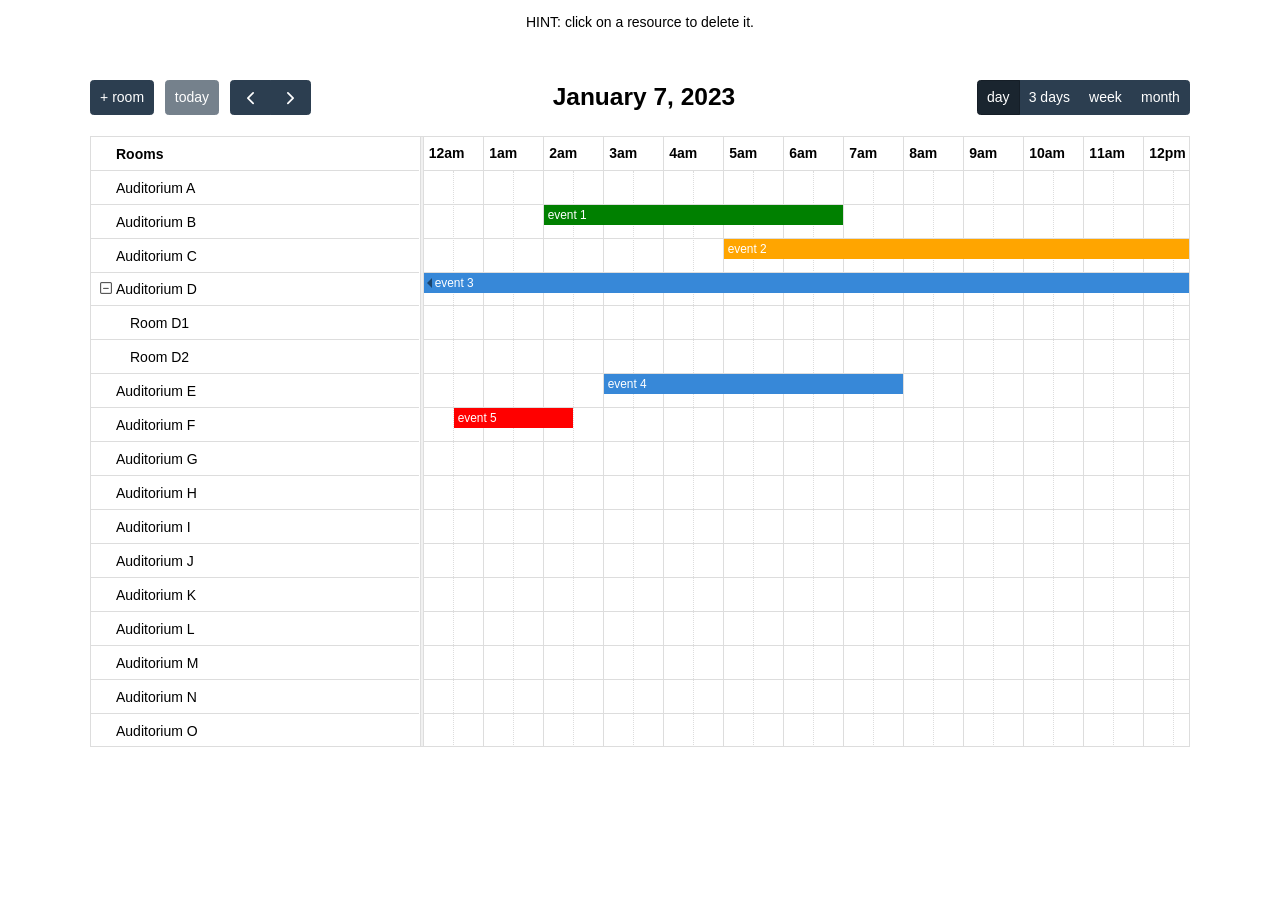
<file: js/fullcalendar/examples/resource-add-remove.html>
<!DOCTYPE html>
<html>
<head>
<meta charset='utf-8' />
<script src='../dist/index.global.js'></script>
<script>

  document.addEventListener('DOMContentLoaded', function() {
    var calendarEl = document.getElementById('calendar');

    var calendar = new FullCalendar.Calendar(calendarEl, {
      now: '2023-01-07',
      editable: true,
      aspectRatio: 1.8,
      scrollTime: '00:00',
      headerToolbar: {
        left: 'promptResource today prev,next',
        center: 'title',
        right: 'resourceTimelineDay,resourceTimelineThreeDays,timeGridWeek,dayGridMonth'
      },
      customButtons: {
        promptResource: {
          text: '+ room',
          click: function() {
            var title = prompt('Room name');
            if (title) {
              calendar.addResource({ title: title });
            }
          }
        }
      },
      initialView: 'resourceTimelineDay',
      views: {
        resourceTimelineThreeDays: {
          type: 'resourceTimeline',
          duration: { days: 3 },
          buttonText: '3 days'
        }
      },
      resourceAreaHeaderContent: 'Rooms',
      resourceLabelDidMount: function(arg) {
        var resource = arg.resource;

        arg.el.addEventListener('click', function() {
          if (confirm('Are you sure you want to delete ' + resource.title + '?')) {
            resource.remove();
          }
        });
      },
      resources: [
        { id: 'a', title: 'Auditorium A' },
        { id: 'b', title: 'Auditorium B', eventColor: 'green' },
        { id: 'c', title: 'Auditorium C', eventColor: 'orange' },
        { id: 'd', title: 'Auditorium D', children: [
          { id: 'd1', title: 'Room D1' },
          { id: 'd2', title: 'Room D2' }
        ] },
        { id: 'e', title: 'Auditorium E' },
        { id: 'f', title: 'Auditorium F', eventColor: 'red' },
        { id: 'g', title: 'Auditorium G' },
        { id: 'h', title: 'Auditorium H' },
        { id: 'i', title: 'Auditorium I' },
        { id: 'j', title: 'Auditorium J' },
        { id: 'k', title: 'Auditorium K' },
        { id: 'l', title: 'Auditorium L' },
        { id: 'm', title: 'Auditorium M' },
        { id: 'n', title: 'Auditorium N' },
        { id: 'o', title: 'Auditorium O' },
        { id: 'p', title: 'Auditorium P' },
        { id: 'q', title: 'Auditorium Q' },
        { id: 'r', title: 'Auditorium R' },
        { id: 's', title: 'Auditorium S' },
        { id: 't', title: 'Auditorium T' },
        { id: 'u', title: 'Auditorium U' },
        { id: 'v', title: 'Auditorium V' },
        { id: 'w', title: 'Auditorium W' },
        { id: 'x', title: 'Auditorium X' },
        { id: 'y', title: 'Auditorium Y' },
        { id: 'z', title: 'Auditorium Z' }
      ],
      events: [
        { id: '1', resourceId: 'b', start: '2023-01-07T02:00:00', end: '2023-01-07T07:00:00', title: 'event 1' },
        { id: '2', resourceId: 'c', start: '2023-01-07T05:00:00', end: '2023-01-07T22:00:00', title: 'event 2' },
        { id: '3', resourceId: 'd', start: '2023-01-06', end: '2023-01-08', title: 'event 3' },
        { id: '4', resourceId: 'e', start: '2023-01-07T03:00:00', end: '2023-01-07T08:00:00', title: 'event 4' },
        { id: '5', resourceId: 'f', start: '2023-01-07T00:30:00', end: '2023-01-07T02:30:00', title: 'event 5' }
      ]
    });

    calendar.render();
  });

</script>
<style>

  body {
    margin: 0;
    padding: 0;
    font-family: Arial, Helvetica Neue, Helvetica, sans-serif;
    font-size: 14px;
  }

  p {
    text-align: center;
  }

  #calendar {
    max-width: 1100px;
    margin: 50px auto;
  }

  .fc-datagrid-body td {
    cursor: pointer;
  }

</style>
</head>
<body>

  <p>
    HINT: click on a resource to delete it.
  </p>

  <div id='calendar'></div>

</body>
</html>
</file>
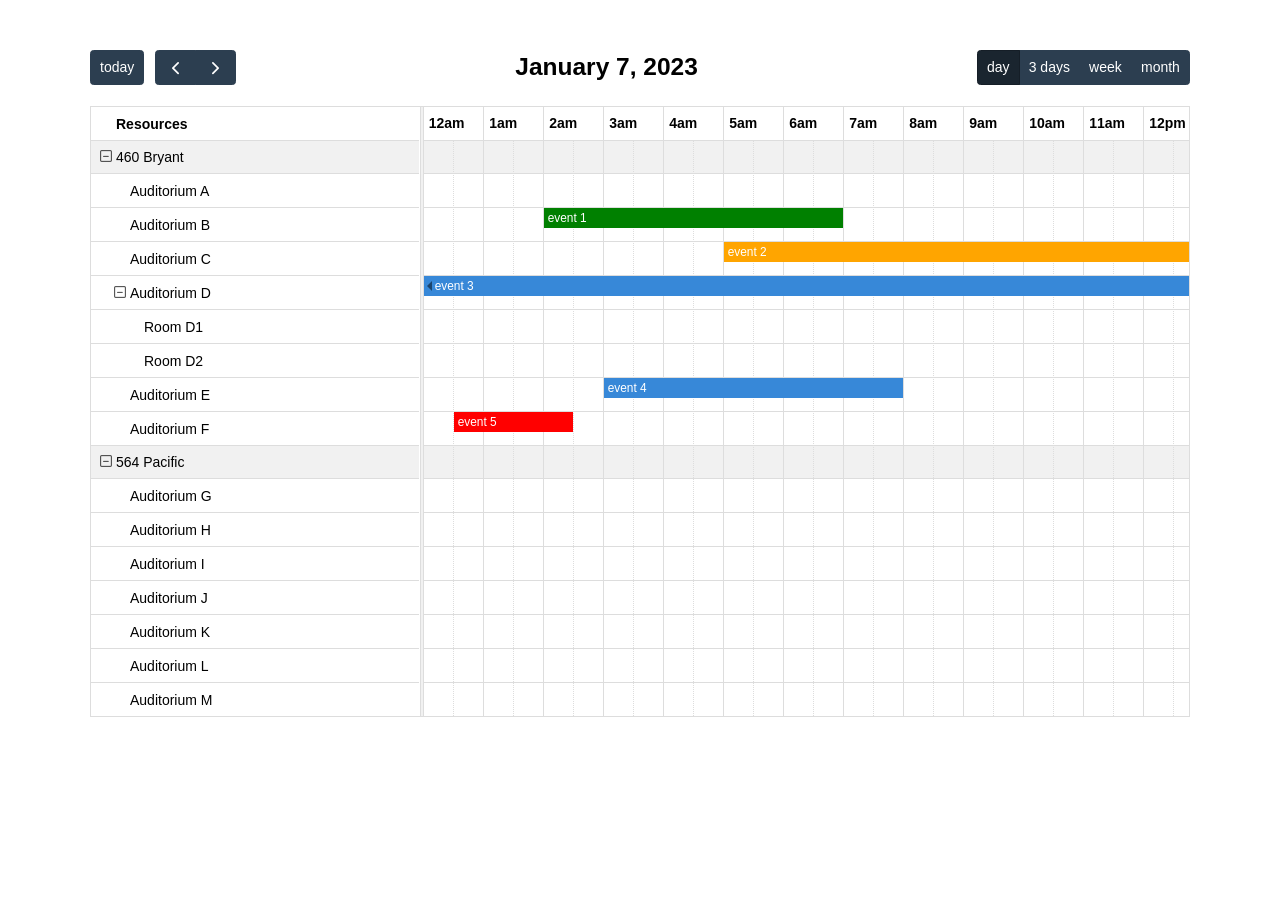
<file: js/fullcalendar/examples/resource-grouping.html>
<!DOCTYPE html>
<html>
<head>
<meta charset='utf-8' />
<script src='../dist/index.global.js'></script>
<script>

  document.addEventListener('DOMContentLoaded', function() {
    var calendarEl = document.getElementById('calendar');

    var calendar = new FullCalendar.Calendar(calendarEl, {
      initialDate: '2023-01-07',
      editable: true,
      selectable: true,
      nowIndicator: true,
      aspectRatio: 1.8,
      scrollTime: '00:00',
      headerToolbar: {
        left: 'today prev,next',
        center: 'title',
        right: 'resourceTimelineDay,resourceTimelineThreeDays,timeGridWeek,dayGridMonth'
      },
      initialView: 'resourceTimelineDay',
      views: {
        resourceTimelineThreeDays: {
          type: 'resourceTimeline',
          duration: { days: 3 },
          buttonText: '3 days'
        }
      },
      resourceGroupField: 'building',
      resources: [
        { id: 'a', building: '460 Bryant', title: 'Auditorium A' },
        { id: 'b', building: '460 Bryant', title: 'Auditorium B', eventColor: 'green' },
        { id: 'c', building: '460 Bryant', title: 'Auditorium C', eventColor: 'orange' },
        { id: 'd', building: '460 Bryant', title: 'Auditorium D', children: [
          { id: 'd1', title: 'Room D1', occupancy: 10 },
          { id: 'd2', title: 'Room D2', occupancy: 10 }
        ] },
        { id: 'e', building: '460 Bryant', title: 'Auditorium E' },
        { id: 'f', building: '460 Bryant', title: 'Auditorium F', eventColor: 'red' },
        { id: 'g', building: '564 Pacific', title: 'Auditorium G' },
        { id: 'h', building: '564 Pacific', title: 'Auditorium H' },
        { id: 'i', building: '564 Pacific', title: 'Auditorium I' },
        { id: 'j', building: '564 Pacific', title: 'Auditorium J' },
        { id: 'k', building: '564 Pacific', title: 'Auditorium K' },
        { id: 'l', building: '564 Pacific', title: 'Auditorium L' },
        { id: 'm', building: '564 Pacific', title: 'Auditorium M' },
        { id: 'n', building: '564 Pacific', title: 'Auditorium N' },
        { id: 'o', building: '564 Pacific', title: 'Auditorium O' },
        { id: 'p', building: '564 Pacific', title: 'Auditorium P' },
        { id: 'q', building: '564 Pacific', title: 'Auditorium Q' },
        { id: 'r', building: '564 Pacific', title: 'Auditorium R' },
        { id: 's', building: '564 Pacific', title: 'Auditorium S' },
        { id: 't', building: '564 Pacific', title: 'Auditorium T' },
        { id: 'u', building: '564 Pacific', title: 'Auditorium U' },
        { id: 'v', building: '564 Pacific', title: 'Auditorium V' },
        { id: 'w', building: '564 Pacific', title: 'Auditorium W' },
        { id: 'x', building: '564 Pacific', title: 'Auditorium X' },
        { id: 'y', building: '564 Pacific', title: 'Auditorium Y' },
        { id: 'z', building: '564 Pacific', title: 'Auditorium Z' }
      ],
      events: [
        { id: '1', resourceId: 'b', start: '2023-01-07T02:00:00', end: '2023-01-07T07:00:00', title: 'event 1' },
        { id: '2', resourceId: 'c', start: '2023-01-07T05:00:00', end: '2023-01-07T22:00:00', title: 'event 2' },
        { id: '3', resourceId: 'd', start: '2023-01-06', end: '2023-01-08', title: 'event 3' },
        { id: '4', resourceId: 'e', start: '2023-01-07T03:00:00', end: '2023-01-07T08:00:00', title: 'event 4' },
        { id: '5', resourceId: 'f', start: '2023-01-07T00:30:00', end: '2023-01-07T02:30:00', title: 'event 5' }
      ]
    });

    calendar.render();
  });

</script>
<style>

  body {
    margin: 0;
    padding: 0;
    font-family: Arial, Helvetica Neue, Helvetica, sans-serif;
    font-size: 14px;
  }

  #calendar {
    max-width: 1100px;
    margin: 50px auto;
  }

</style>
</head>
<body>

  <div id='calendar'></div>

</body>
</html>
</file>
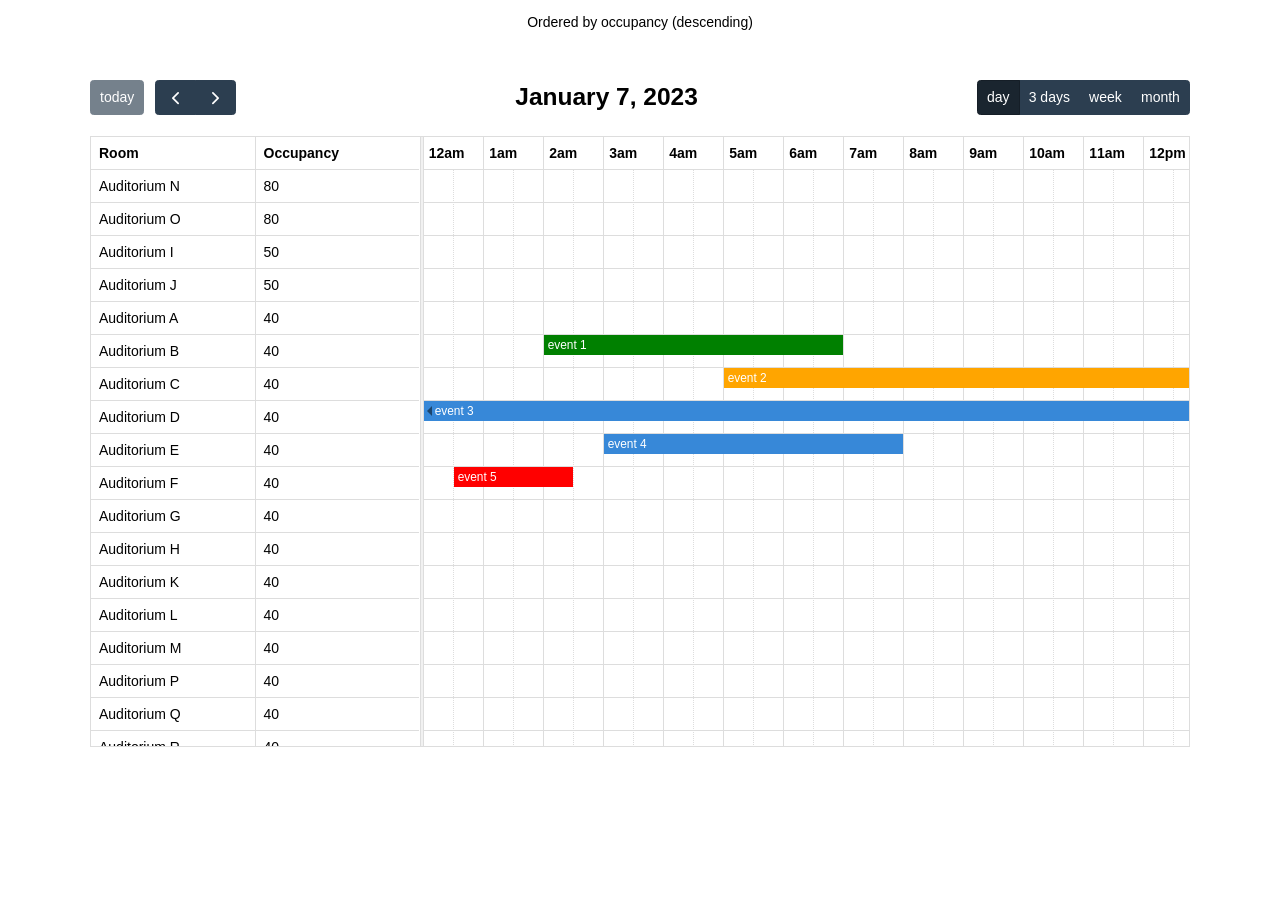
<file: js/fullcalendar/examples/resource-ordering.html>
<!DOCTYPE html>
<html>
<head>
<meta charset='utf-8' />
<script src='../dist/index.global.js'></script>
<script>

  document.addEventListener('DOMContentLoaded', function() {
    var calendarEl = document.getElementById('calendar');

    var calendar = new FullCalendar.Calendar(calendarEl, {
      now: '2023-01-07',
      editable: true,
      aspectRatio: 1.8,
      scrollTime: '00:00',
      headerToolbar: {
        left: 'today prev,next',
        center: 'title',
        right: 'resourceTimelineDay,resourceTimelineThreeDays,timeGridWeek,dayGridMonth'
      },
      initialView: 'resourceTimelineDay',
      views: {
        resourceTimelineThreeDays: {
          type: 'resourceTimeline',
          duration: { days: 3 },
          buttonText: '3 days'
        }
      },
      resourceAreaWidth: '30%',
      resourceAreaColumns: [
        {
          headerContent: 'Room',
          field: 'title'
        },
        {
          headerContent: 'Occupancy',
          field: 'occupancy'
        }
      ],
      resourceOrder: '-occupancy,title', // when occupancy tied, order by title
      resources: [
        { id: 'a', title: 'Auditorium A', occupancy: 40 },
        { id: 'b', title: 'Auditorium B', occupancy: 40, eventColor: 'green' },
        { id: 'c', title: 'Auditorium C', occupancy: 40, eventColor: 'orange' },
        { id: 'd', title: 'Auditorium D', occupancy: 40 },
        { id: 'e', title: 'Auditorium E', occupancy: 40 },
        { id: 'f', title: 'Auditorium F', occupancy: 40, eventColor: 'red' },
        { id: 'g', title: 'Auditorium G', occupancy: 40 },
        { id: 'h', title: 'Auditorium H', occupancy: 40 },
        { id: 'i', title: 'Auditorium I', occupancy: 50 },
        { id: 'j', title: 'Auditorium J', occupancy: 50 },
        { id: 'k', title: 'Auditorium K', occupancy: 40 },
        { id: 'l', title: 'Auditorium L', occupancy: 40 },
        { id: 'm', title: 'Auditorium M', occupancy: 40 },
        { id: 'n', title: 'Auditorium N', occupancy: 80 },
        { id: 'o', title: 'Auditorium O', occupancy: 80 },
        { id: 'p', title: 'Auditorium P', occupancy: 40 },
        { id: 'q', title: 'Auditorium Q', occupancy: 40 },
        { id: 'r', title: 'Auditorium R', occupancy: 40 },
        { id: 's', title: 'Auditorium S', occupancy: 40 },
        { id: 't', title: 'Auditorium T', occupancy: 40 },
        { id: 'u', title: 'Auditorium U', occupancy: 40 },
        { id: 'v', title: 'Auditorium V', occupancy: 40 },
        { id: 'w', title: 'Auditorium W', occupancy: 40 },
        { id: 'x', title: 'Auditorium X', occupancy: 40 },
        { id: 'y', title: 'Auditorium Y', occupancy: 40 },
        { id: 'z', title: 'Auditorium Z', occupancy: 40 }
      ],
      events: [
        { id: '1', resourceId: 'b', start: '2023-01-07T02:00:00', end: '2023-01-07T07:00:00', title: 'event 1' },
        { id: '2', resourceId: 'c', start: '2023-01-07T05:00:00', end: '2023-01-07T22:00:00', title: 'event 2' },
        { id: '3', resourceId: 'd', start: '2023-01-06', end: '2023-01-08', title: 'event 3' },
        { id: '4', resourceId: 'e', start: '2023-01-07T03:00:00', end: '2023-01-07T08:00:00', title: 'event 4' },
        { id: '5', resourceId: 'f', start: '2023-01-07T00:30:00', end: '2023-01-07T02:30:00', title: 'event 5' }
      ]
    });

    calendar.render();
  });

</script>
<style>

  body {
    margin: 0;
    padding: 0;
    font-family: Arial, Helvetica Neue, Helvetica, sans-serif;
    font-size: 14px;
  }

  p {
    text-align: center;
  }

  #calendar {
    max-width: 1100px;
    margin: 50px auto;
  }

</style>
</head>
<body>

  <p>Ordered by occupancy (descending)</p>

  <div id='calendar'></div>

</body>
</html>
</file>
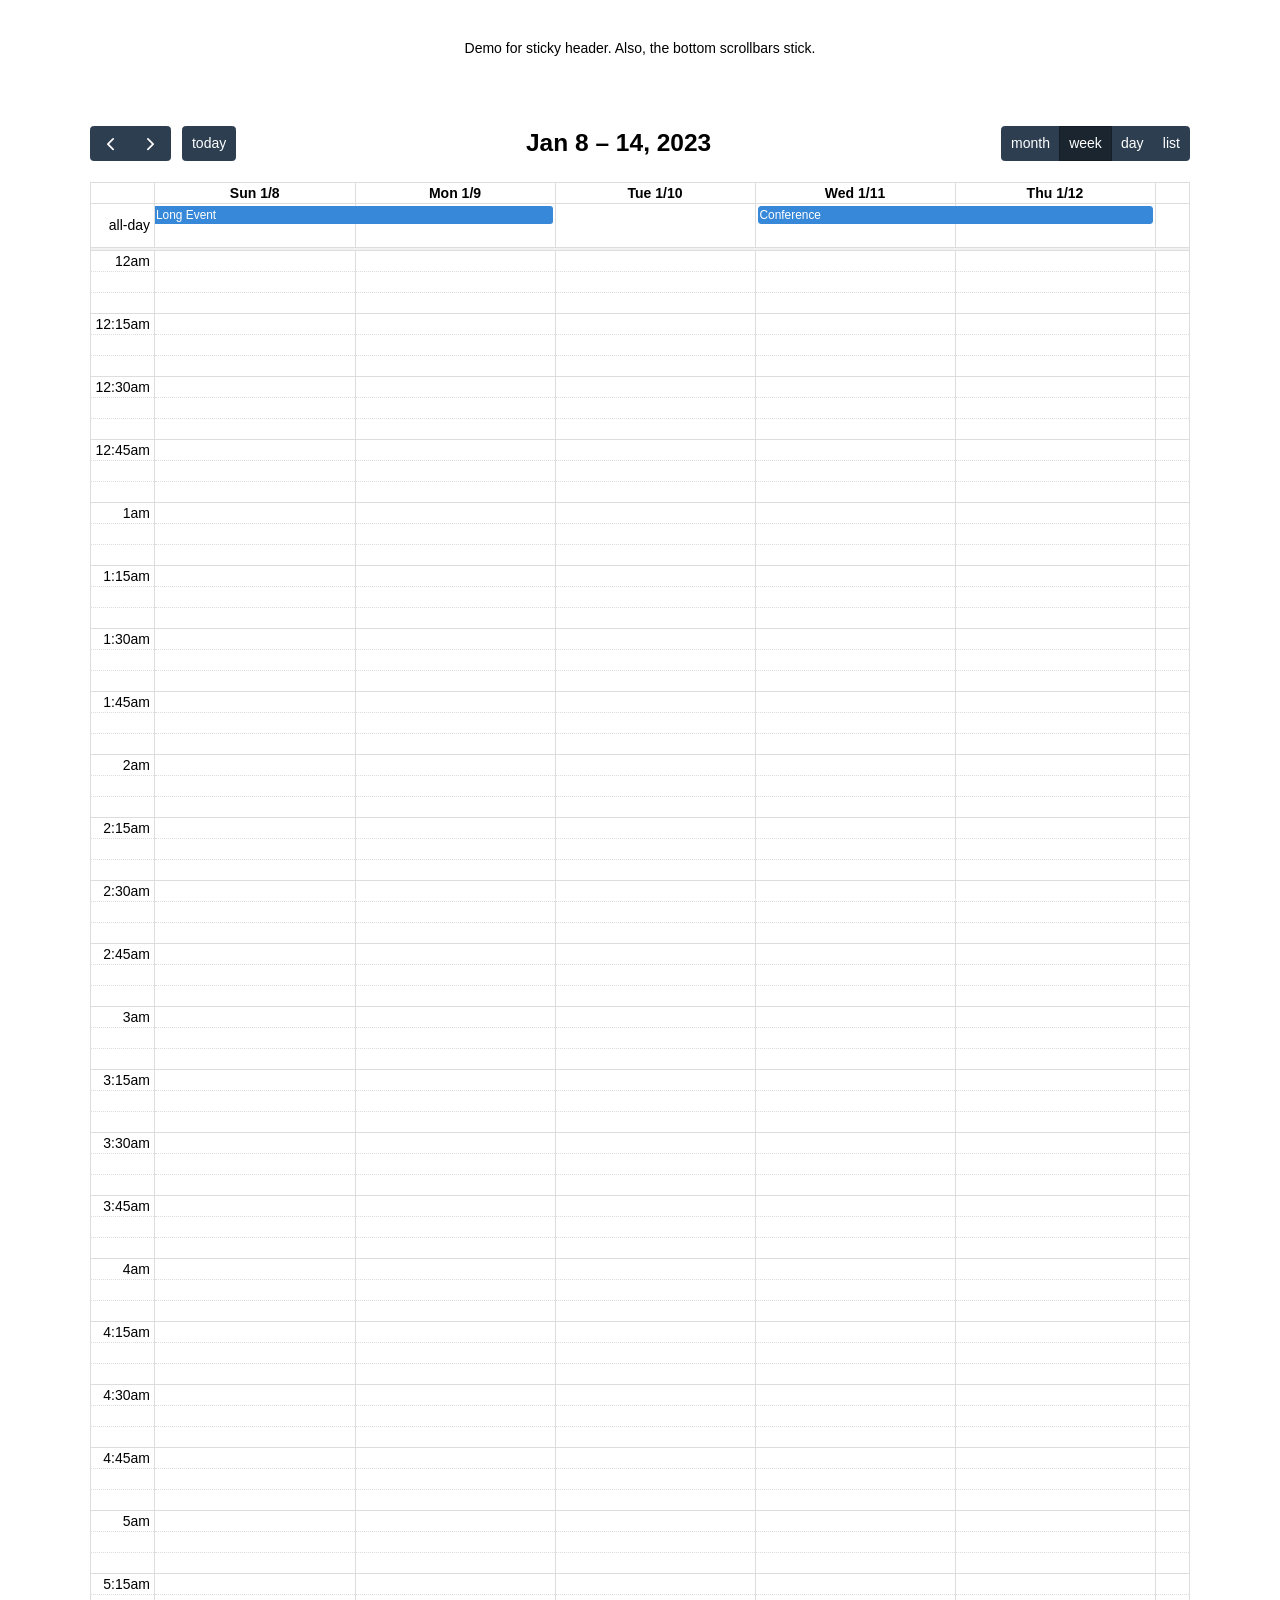
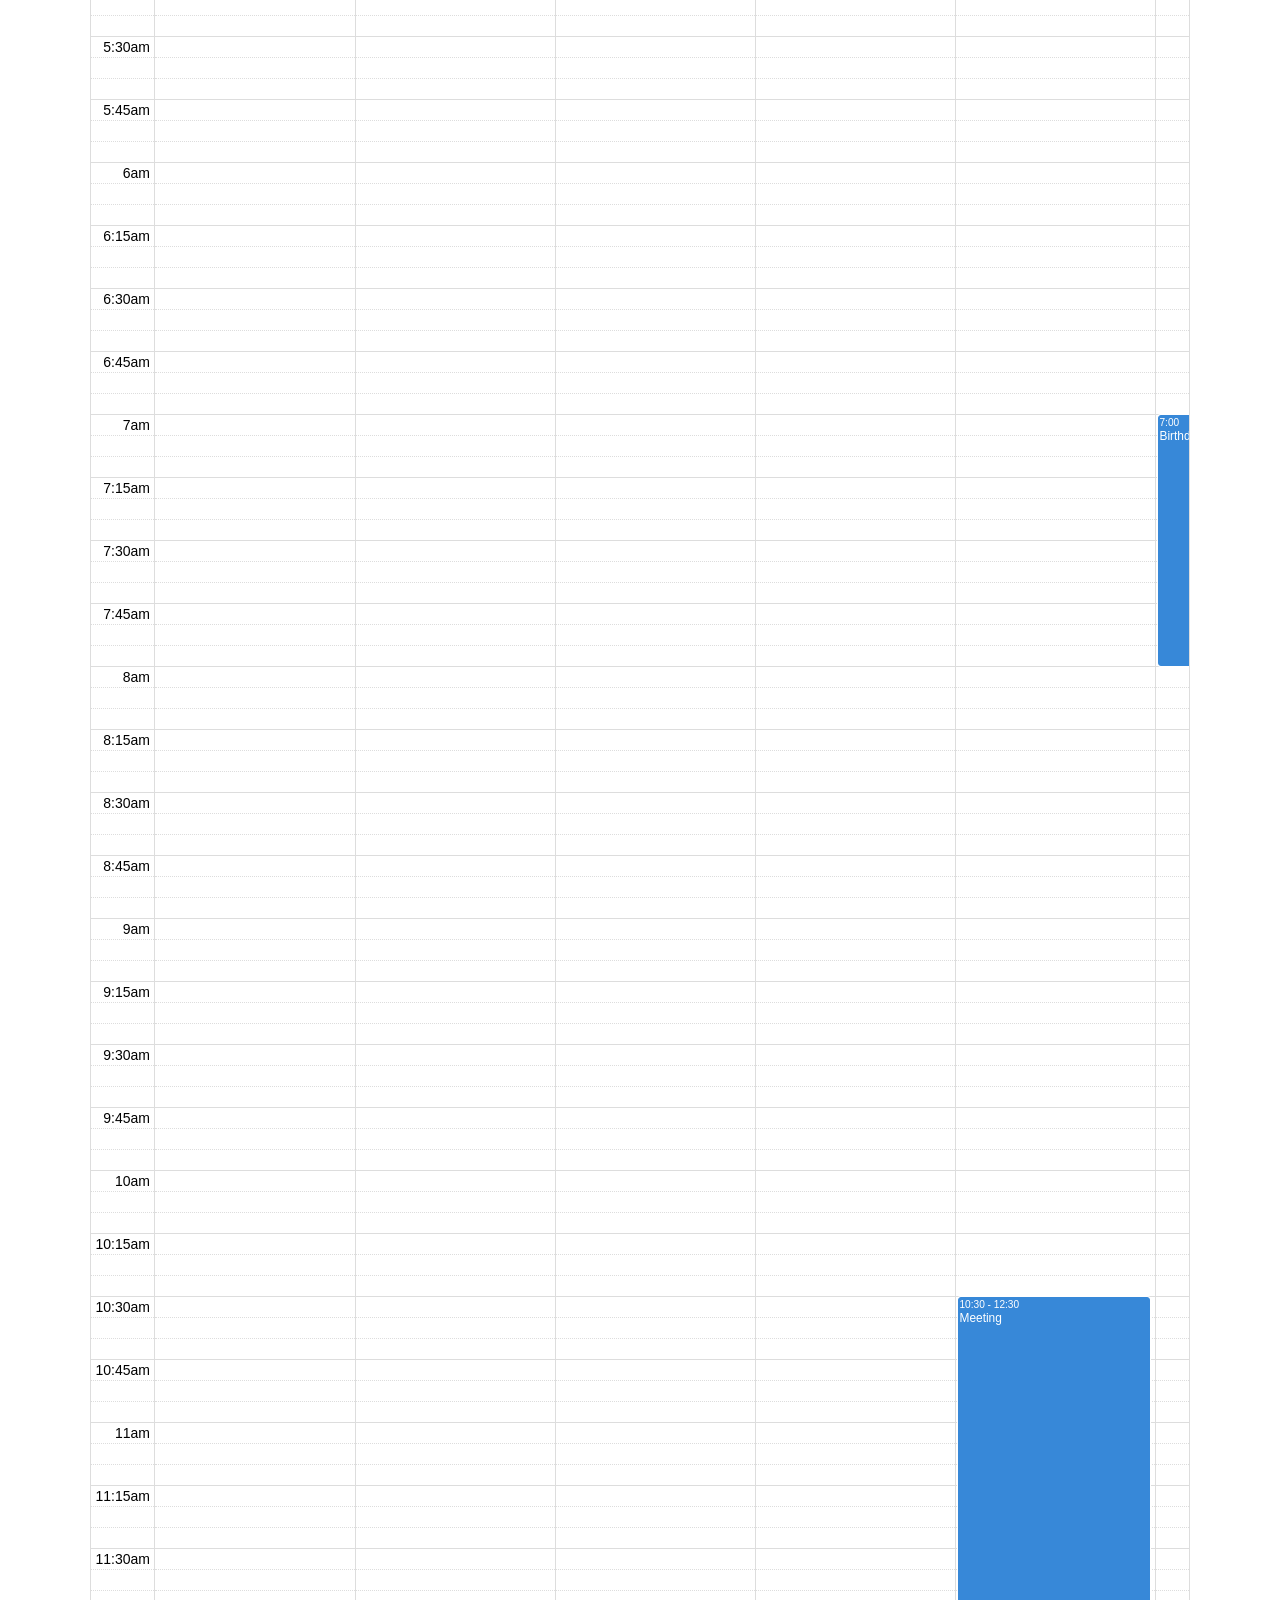
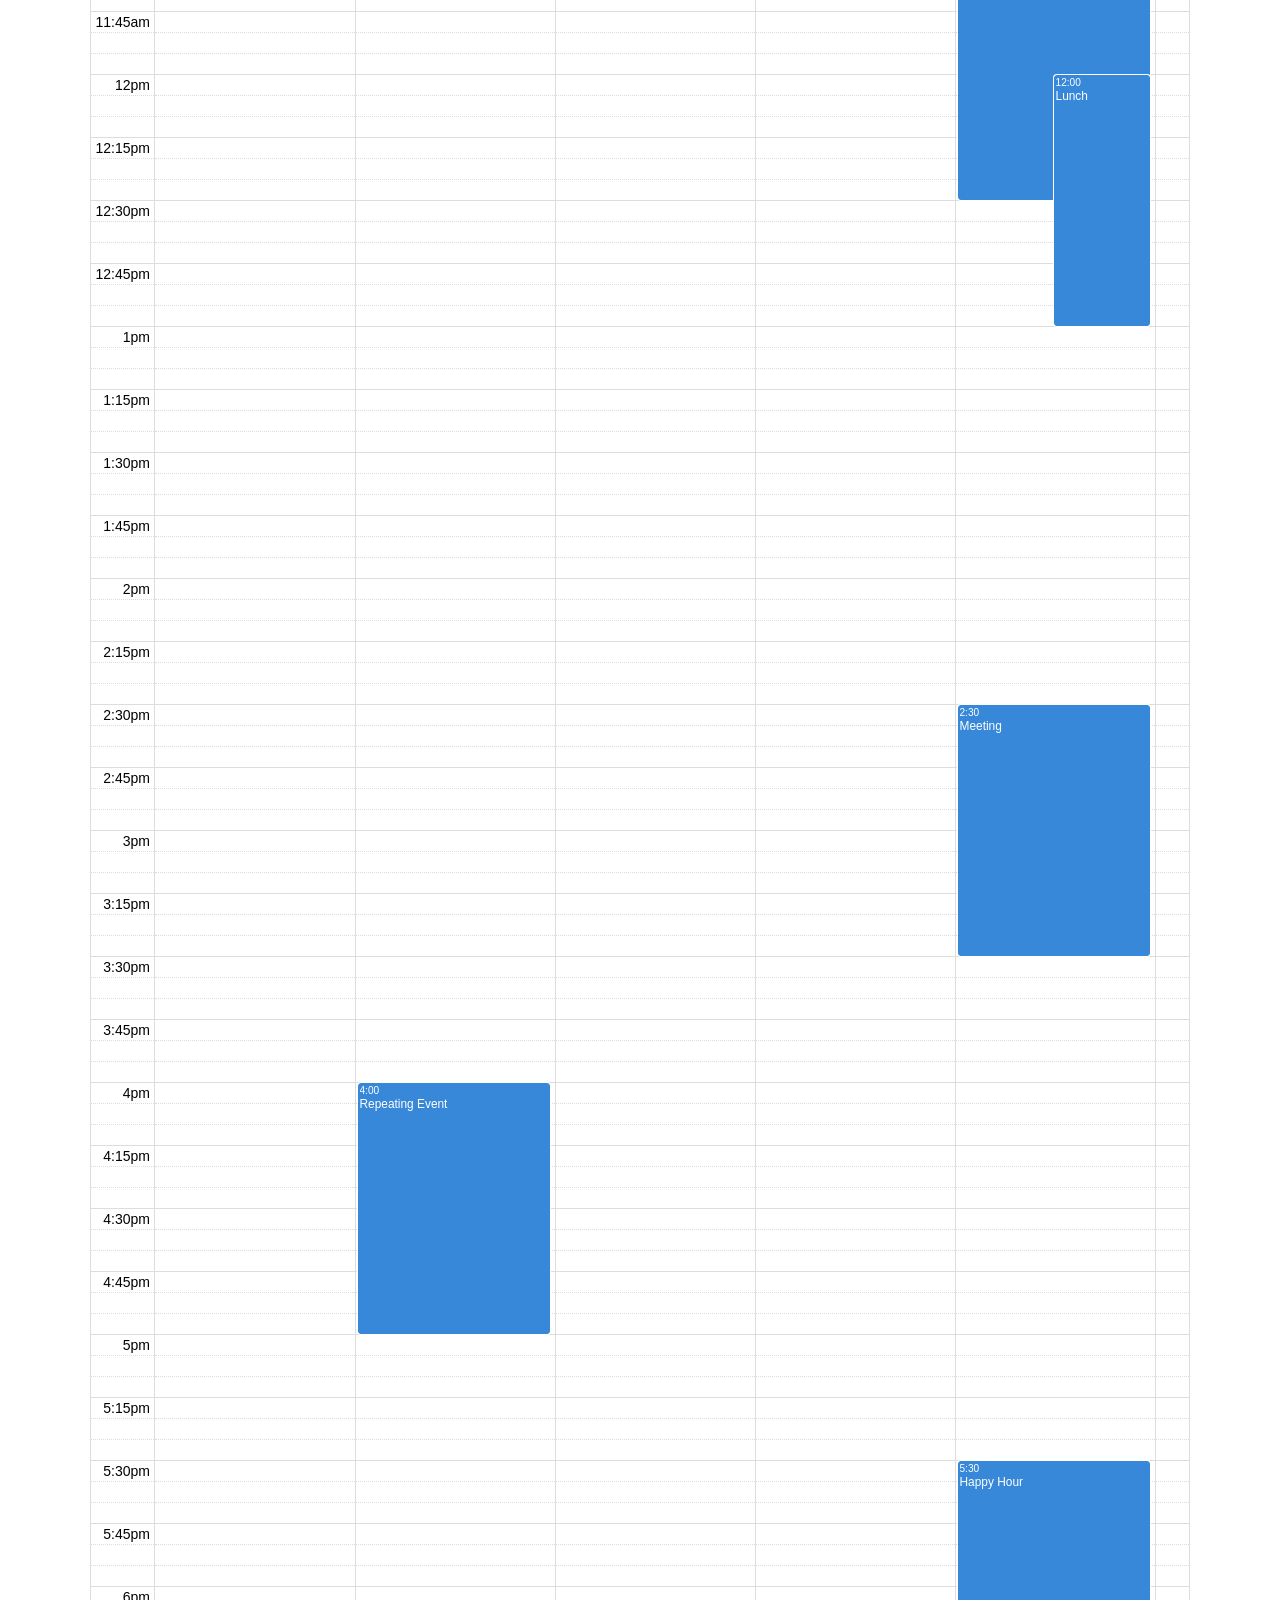
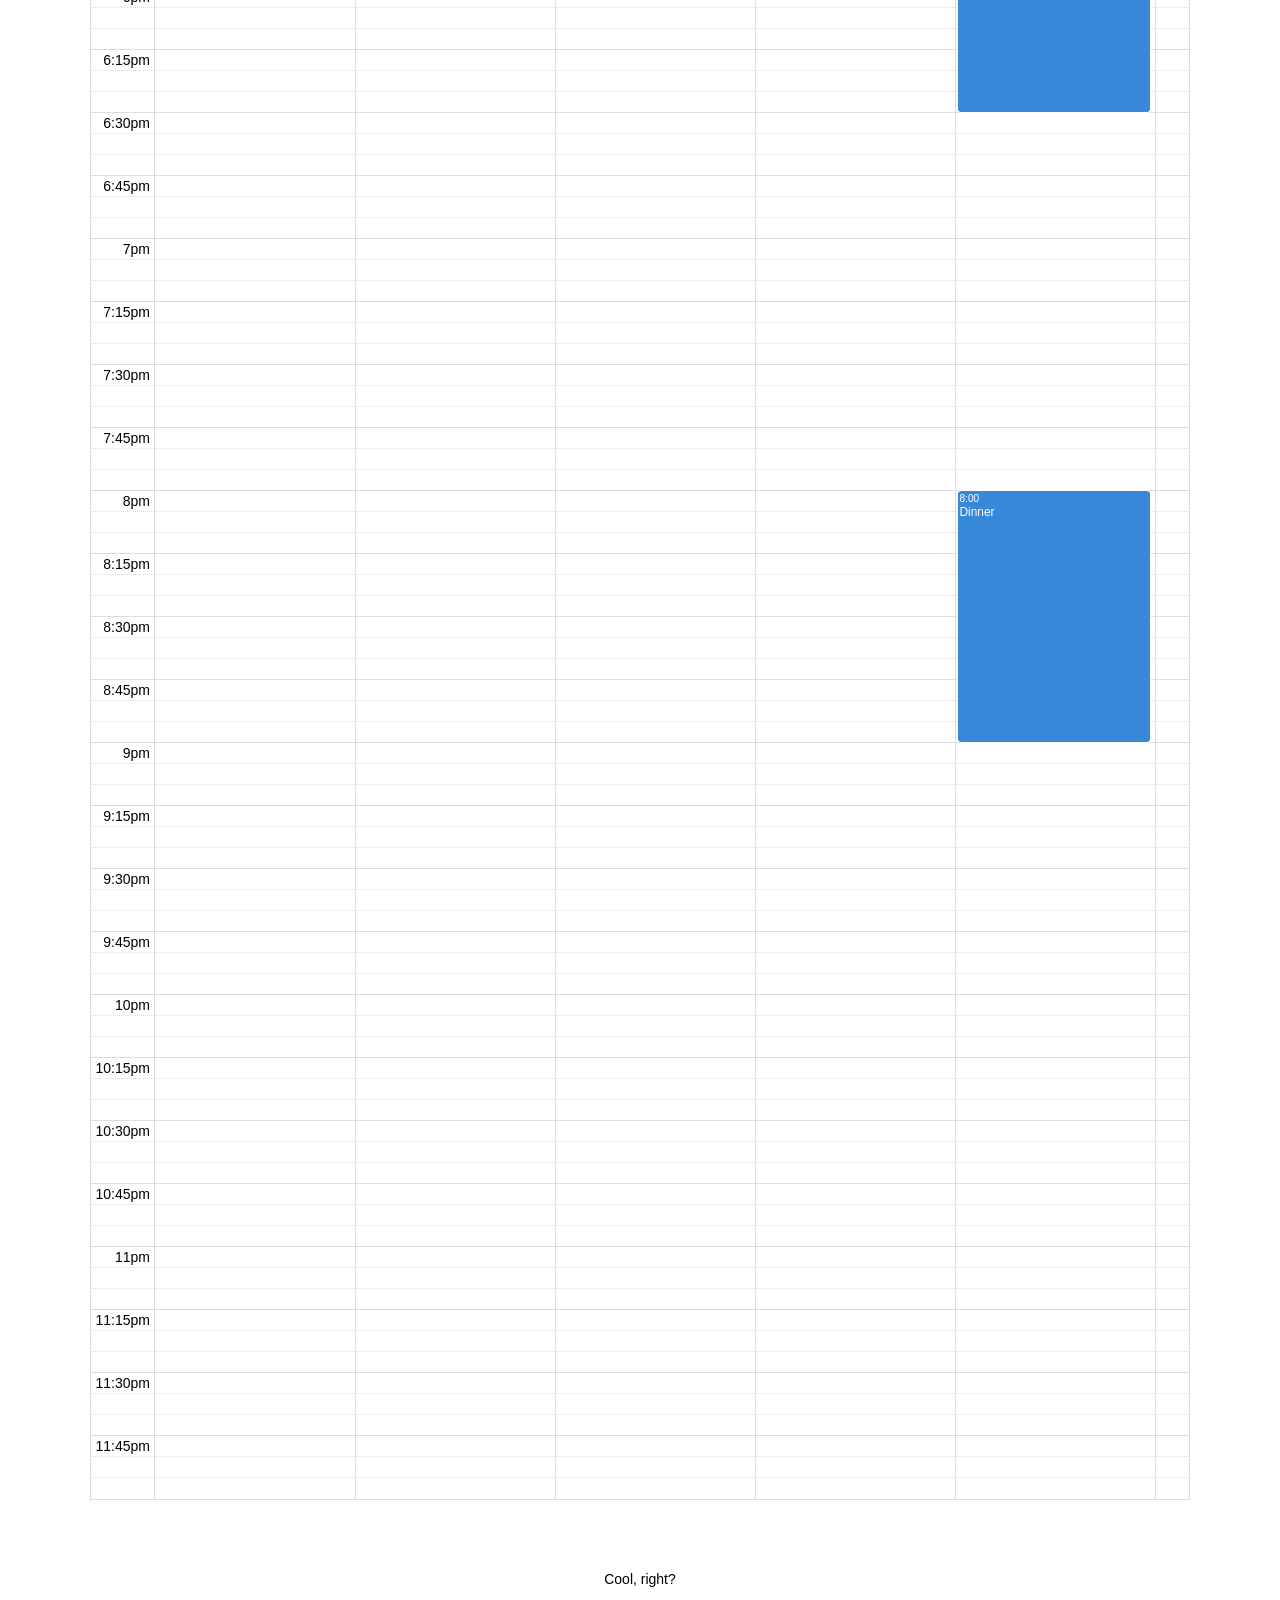
<file: js/fullcalendar/examples/timegrid-sticky-header.html>
<!DOCTYPE html>
<html>
<head>
<meta charset='utf-8' />
<script src='../dist/index.global.js'></script>
<script>

  document.addEventListener('DOMContentLoaded', function() {
    var calendarEl = document.getElementById('calendar');

    var calendar = new FullCalendar.Calendar(calendarEl, {
      height: 'auto', // enough to active sticky headers
      dayMinWidth: 200,

      slotDuration: '00:05:00',
      initialDate: '2023-01-12',
      initialView: 'timeGridWeek',
      nowIndicator: true,
      headerToolbar: {
        left: 'prev,next today',
        center: 'title',
        right: 'dayGridMonth,timeGridWeek,timeGridDay,listWeek'
      },
      navLinks: true, // can click day/week names to navigate views
      editable: true,
      selectable: true,
      selectMirror: true,
      dayMaxEvents: true, // allow "more" link when too many events
      events: [
        {
          title: 'All Day Event',
          start: '2023-01-01',
        },
        {
          title: 'Long Event',
          start: '2023-01-07',
          end: '2023-01-10'
        },
        {
          groupId: 999,
          title: 'Repeating Event',
          start: '2023-01-09T16:00:00'
        },
        {
          groupId: 999,
          title: 'Repeating Event',
          start: '2023-01-16T16:00:00'
        },
        {
          title: 'Conference',
          start: '2023-01-11',
          end: '2023-01-13'
        },
        {
          title: 'Meeting',
          start: '2023-01-12T10:30:00',
          end: '2023-01-12T12:30:00'
        },
        {
          title: 'Lunch',
          start: '2023-01-12T12:00:00'
        },
        {
          title: 'Meeting',
          start: '2023-01-12T14:30:00'
        },
        {
          title: 'Happy Hour',
          start: '2023-01-12T17:30:00'
        },
        {
          title: 'Dinner',
          start: '2023-01-12T20:00:00'
        },
        {
          title: 'Birthday Party',
          start: '2023-01-13T07:00:00'
        },
        {
          title: 'Click for Google',
          url: 'http://google.com/',
          start: '2023-01-28'
        }
      ]
    });

    calendar.render();
  });

</script>
<style>

  body {
    margin: 40px 10px;
    padding: 0;
    font-family: Arial, Helvetica Neue, Helvetica, sans-serif;
    font-size: 14px;
    text-align: center;
  }

  #calendar {
    max-width: 1100px;
    margin: 0 auto;
  }

</style>
</head>
<body>

  <p style='margin-bottom: 5em'>
    Demo for sticky header. Also, the bottom scrollbars stick.
  </p>

  <div id='calendar'></div>

  <p style='margin-top: 5em'>
    Cool, right?
  </p>

</body>
</html>
</file>
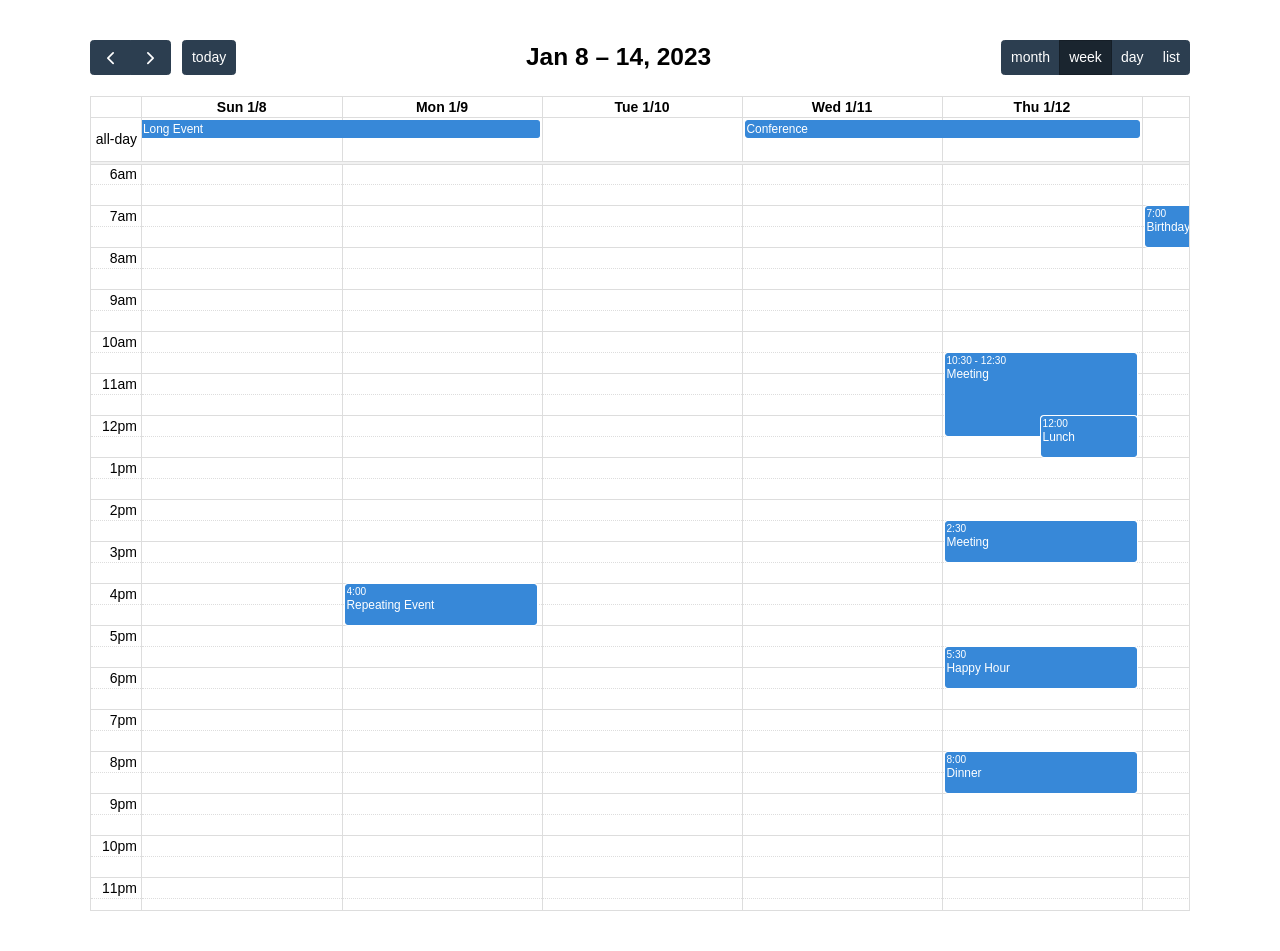
<file: js/fullcalendar/examples/timegrid-views-hscroll.html>
<!DOCTYPE html>
<html>
<head>
<meta charset='utf-8' />
<script src='../dist/index.global.js'></script>
<script>

  document.addEventListener('DOMContentLoaded', function() {
    var calendarEl = document.getElementById('calendar');

    var calendar = new FullCalendar.Calendar(calendarEl, {
      dayMinWidth: 200,
      headerToolbar: {
        left: 'prev,next today',
        center: 'title',
        right: 'dayGridMonth,timeGridWeek,timeGridDay,listWeek'
      },
      initialDate: '2023-01-12',
      initialView: 'timeGridWeek',
      navLinks: true, // can click day/week names to navigate views
      editable: true,
      dayMaxEvents: true, // allow "more" link when too many events
      events: [
        {
          title: 'All Day Event',
          start: '2023-01-01',
        },
        {
          title: 'Long Event',
          start: '2023-01-07',
          end: '2023-01-10'
        },
        {
          groupId: 999,
          title: 'Repeating Event',
          start: '2023-01-09T16:00:00'
        },
        {
          groupId: 999,
          title: 'Repeating Event',
          start: '2023-01-16T16:00:00'
        },
        {
          title: 'Conference',
          start: '2023-01-11',
          end: '2023-01-13'
        },
        {
          title: 'Meeting',
          start: '2023-01-12T10:30:00',
          end: '2023-01-12T12:30:00'
        },
        {
          title: 'Lunch',
          start: '2023-01-12T12:00:00'
        },
        {
          title: 'Meeting',
          start: '2023-01-12T14:30:00'
        },
        {
          title: 'Happy Hour',
          start: '2023-01-12T17:30:00'
        },
        {
          title: 'Dinner',
          start: '2023-01-12T20:00:00'
        },
        {
          title: 'Birthday Party',
          start: '2023-01-13T07:00:00'
        },
        {
          title: 'Click for Google',
          url: 'http://google.com/',
          start: '2023-01-28'
        }
      ]
    });

    calendar.render();
  });

</script>
<style>

  body {
    margin: 40px 10px;
    padding: 0;
    font-family: Arial, Helvetica Neue, Helvetica, sans-serif;
    font-size: 14px;
  }

  #calendar {
    max-width: 1100px;
    margin: 0 auto;
  }

</style>
</head>
<body>

  <div id='calendar'></div>

</body>
</html>
</file>
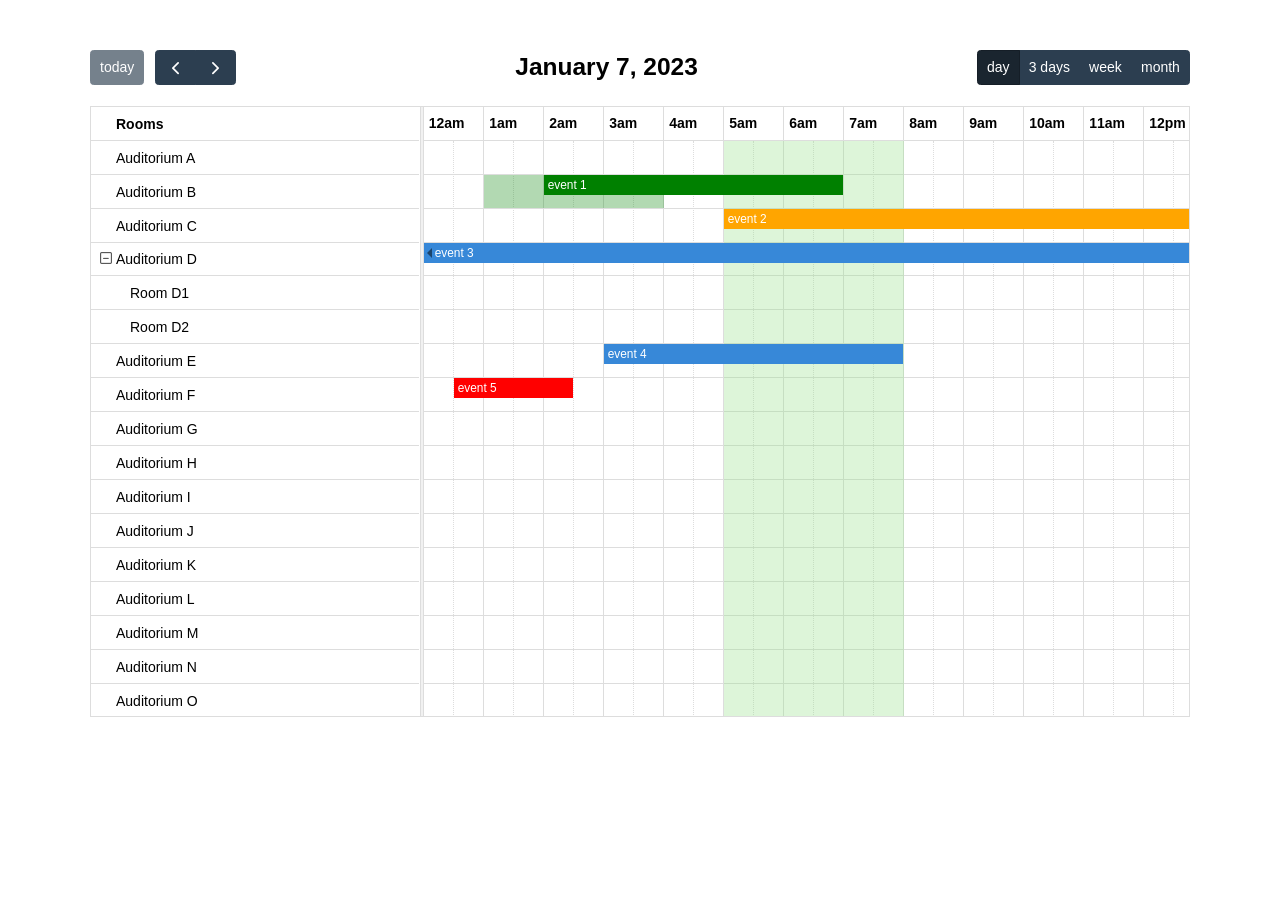
<file: js/fullcalendar/examples/timeline-background-events.html>
<!DOCTYPE html>
<html>
<head>
<meta charset='utf-8' />
<script src='../dist/index.global.js'></script>
<script>

  document.addEventListener('DOMContentLoaded', function() {
    var calendarEl = document.getElementById('calendar');

    var calendar = new FullCalendar.Calendar(calendarEl, {
      now: '2023-01-07',
      editable: true, // enable draggable events
      aspectRatio: 1.8,
      scrollTime: '00:00', // undo default 6am scrollTime
      headerToolbar: {
        left: 'today prev,next',
        center: 'title',
        right: 'resourceTimelineDay,resourceTimelineThreeDays,timeGridWeek,dayGridMonth'
      },
      initialView: 'resourceTimelineDay',
      views: {
        resourceTimelineThreeDays: {
          type: 'resourceTimeline',
          duration: { days: 3 },
          buttonText: '3 days'
        }
      },
      resourceAreaHeaderContent: 'Rooms',
      resources: [
        { id: 'a', title: 'Auditorium A' },
        { id: 'b', title: 'Auditorium B', eventColor: 'green' },
        { id: 'c', title: 'Auditorium C', eventColor: 'orange' },
        { id: 'd', title: 'Auditorium D', children: [
          { id: 'd1', title: 'Room D1' },
          { id: 'd2', title: 'Room D2' }
        ] },
        { id: 'e', title: 'Auditorium E' },
        { id: 'f', title: 'Auditorium F', eventColor: 'red' },
        { id: 'g', title: 'Auditorium G' },
        { id: 'h', title: 'Auditorium H' },
        { id: 'i', title: 'Auditorium I' },
        { id: 'j', title: 'Auditorium J' },
        { id: 'k', title: 'Auditorium K' },
        { id: 'l', title: 'Auditorium L' },
        { id: 'm', title: 'Auditorium M' },
        { id: 'n', title: 'Auditorium N' },
        { id: 'o', title: 'Auditorium O' },
        { id: 'p', title: 'Auditorium P' },
        { id: 'q', title: 'Auditorium Q' },
        { id: 'r', title: 'Auditorium R' },
        { id: 's', title: 'Auditorium S' },
        { id: 't', title: 'Auditorium T' },
        { id: 'u', title: 'Auditorium U' },
        { id: 'v', title: 'Auditorium V' },
        { id: 'w', title: 'Auditorium W' },
        { id: 'x', title: 'Auditorium X' },
        { id: 'y', title: 'Auditorium Y' },
        { id: 'z', title: 'Auditorium Z' }
      ],
      events: [

        // background event, associated with a resource
        { id: 'bg1', resourceId: 'b', display: 'background', start: '2023-01-07T01:00:00', end: '2023-01-07T04:00:00' },

        // background event, NOT associated with a resource
        { id: 'bg2', display: 'background', start: '2023-01-07T05:00:00', end: '2023-01-07T08:00:00' },

        // normal events...
        { id: '1', resourceId: 'b', start: '2023-01-07T02:00:00', end: '2023-01-07T07:00:00', title: 'event 1' },
        { id: '2', resourceId: 'c', start: '2023-01-07T05:00:00', end: '2023-01-07T22:00:00', title: 'event 2' },
        { id: '3', resourceId: 'd', start: '2023-01-06', end: '2023-01-09', title: 'event 3' },
        { id: '4', resourceId: 'e', start: '2023-01-07T03:00:00', end: '2023-01-07T08:00:00', title: 'event 4' },
        { id: '5', resourceId: 'f', start: '2023-01-07T00:30:00', end: '2023-01-07T02:30:00', title: 'event 5' }
      ]
    });

    calendar.render();
  });

</script>
<style>

  body {
    margin: 0;
    padding: 0;
    font-family: Arial, Helvetica Neue, Helvetica, sans-serif;
    font-size: 14px;
  }

  #calendar {
    max-width: 1100px;
    margin: 50px auto;
  }

</style>
</head>
<body>

  <div id='calendar'></div>

</body>
</html>
</file>
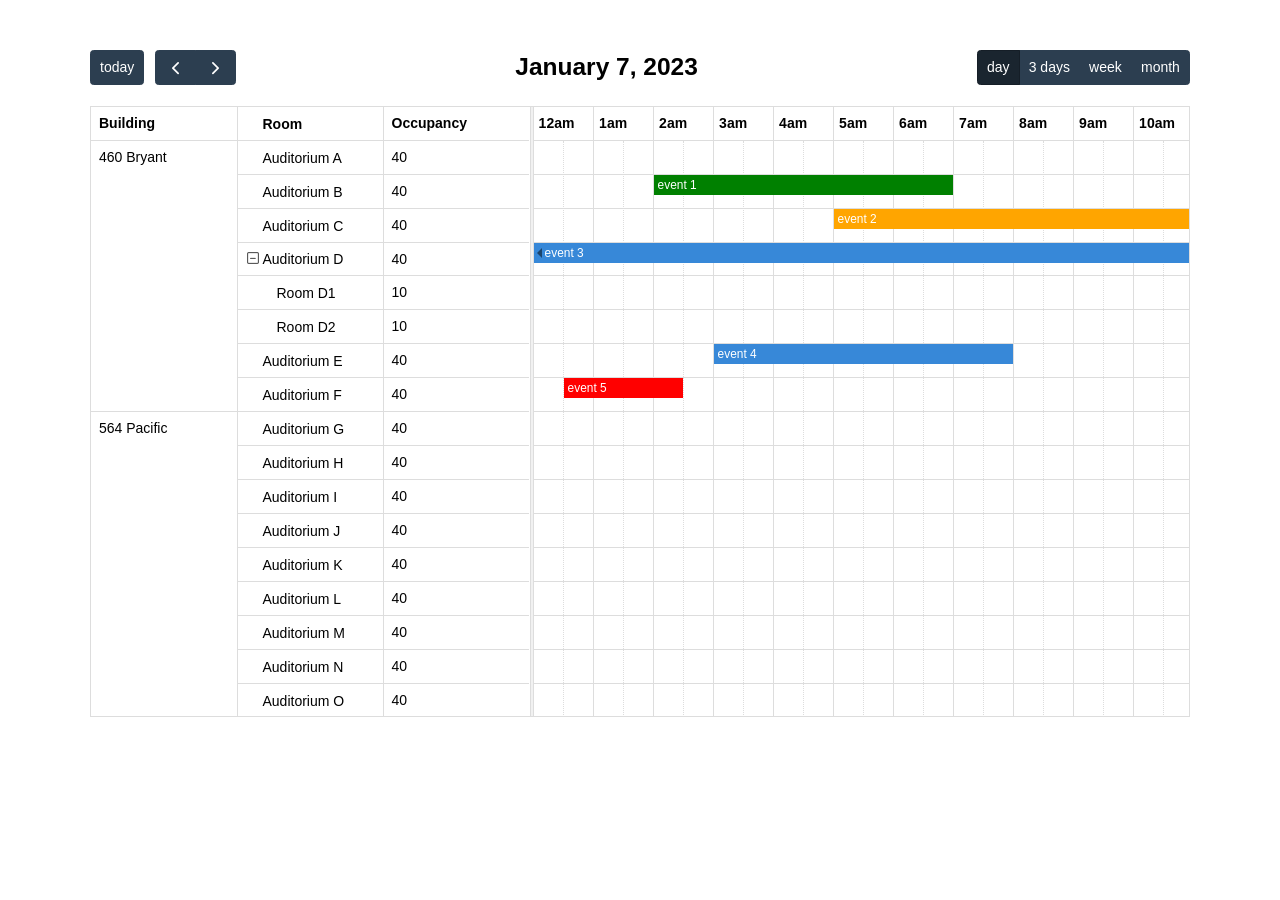
<file: js/fullcalendar/examples/timeline-column-grouping.html>
<!DOCTYPE html>
<html>
<head>
<meta charset='utf-8' />
<script src='../dist/index.global.js'></script>
<script>

  document.addEventListener('DOMContentLoaded', function() {
    var calendarEl = document.getElementById('calendar');

    var calendar = new FullCalendar.Calendar(calendarEl, {
      initialDate: '2023-01-07',
      editable: true,
      selectable: true,
      nowIndicator: true,
      aspectRatio: 1.8,
      scrollTime: '00:00',
      headerToolbar: {
        left: 'today prev,next',
        center: 'title',
        right: 'resourceTimelineDay,resourceTimelineThreeDays,timeGridWeek,dayGridMonth'
      },
      initialView: 'resourceTimelineDay',
      views: {
        resourceTimelineThreeDays: {
          type: 'resourceTimeline',
          duration: { days: 3 },
          buttonText: '3 days'
        }
      },
      resourceAreaWidth: '40%',
      resourceAreaColumns: [
        {
          group: true,
          headerContent: 'Building',
          field: 'building'
        },
        {
          headerContent: 'Room',
          field: 'title'
        },
        {
          headerContent: 'Occupancy',
          field: 'occupancy'
        }
      ],
      resources: [
        { id: 'a', building: '460 Bryant', title: 'Auditorium A', occupancy: 40 },
        { id: 'b', building: '460 Bryant', title: 'Auditorium B', occupancy: 40, eventColor: 'green' },
        { id: 'c', building: '460 Bryant', title: 'Auditorium C', occupancy: 40, eventColor: 'orange' },
        { id: 'd', building: '460 Bryant', title: 'Auditorium D', occupancy: 40, children: [
          { id: 'd1', title: 'Room D1', occupancy: 10 },
          { id: 'd2', title: 'Room D2', occupancy: 10 }
        ] },
        { id: 'e', building: '460 Bryant', title: 'Auditorium E', occupancy: 40 },
        { id: 'f', building: '460 Bryant', title: 'Auditorium F', occupancy: 40, eventColor: 'red' },
        { id: 'g', building: '564 Pacific', title: 'Auditorium G', occupancy: 40 },
        { id: 'h', building: '564 Pacific', title: 'Auditorium H', occupancy: 40 },
        { id: 'i', building: '564 Pacific', title: 'Auditorium I', occupancy: 40 },
        { id: 'j', building: '564 Pacific', title: 'Auditorium J', occupancy: 40 },
        { id: 'k', building: '564 Pacific', title: 'Auditorium K', occupancy: 40 },
        { id: 'l', building: '564 Pacific', title: 'Auditorium L', occupancy: 40 },
        { id: 'm', building: '564 Pacific', title: 'Auditorium M', occupancy: 40 },
        { id: 'n', building: '564 Pacific', title: 'Auditorium N', occupancy: 40 },
        { id: 'o', building: '564 Pacific', title: 'Auditorium O', occupancy: 40 },
        { id: 'p', building: '564 Pacific', title: 'Auditorium P', occupancy: 40 },
        { id: 'q', building: '564 Pacific', title: 'Auditorium Q', occupancy: 40 },
        { id: 'r', building: '564 Pacific', title: 'Auditorium R', occupancy: 40 },
        { id: 's', building: '564 Pacific', title: 'Auditorium S', occupancy: 40 },
        { id: 't', building: '564 Pacific', title: 'Auditorium T', occupancy: 40 },
        { id: 'u', building: '564 Pacific', title: 'Auditorium U', occupancy: 40 },
        { id: 'v', building: '564 Pacific', title: 'Auditorium V', occupancy: 40 },
        { id: 'w', building: '564 Pacific', title: 'Auditorium W', occupancy: 40 },
        { id: 'x', building: '564 Pacific', title: 'Auditorium X', occupancy: 40 },
        { id: 'y', building: '564 Pacific', title: 'Auditorium Y', occupancy: 40 },
        { id: 'z', building: '564 Pacific', title: 'Auditorium Z', occupancy: 40 }
      ],
      events: [
        { id: '1', resourceId: 'b', start: '2023-01-07T02:00:00', end: '2023-01-07T07:00:00', title: 'event 1' },
        { id: '2', resourceId: 'c', start: '2023-01-07T05:00:00', end: '2023-01-07T22:00:00', title: 'event 2' },
        { id: '3', resourceId: 'd', start: '2023-01-06', end: '2023-01-08', title: 'event 3' },
        { id: '4', resourceId: 'e', start: '2023-01-07T03:00:00', end: '2023-01-07T08:00:00', title: 'event 4' },
        { id: '5', resourceId: 'f', start: '2023-01-07T00:30:00', end: '2023-01-07T02:30:00', title: 'event 5' }
      ]
    });

    calendar.render();
  });

</script>
<style>

  body {
    margin: 0;
    padding: 0;
    font-family: Arial, Helvetica Neue, Helvetica, sans-serif;
    font-size: 14px;
  }

  #calendar {
    max-width: 1100px;
    margin: 50px auto;
  }

</style>
</head>
<body>

  <div id='calendar'></div>

</body>
</html>
</file>
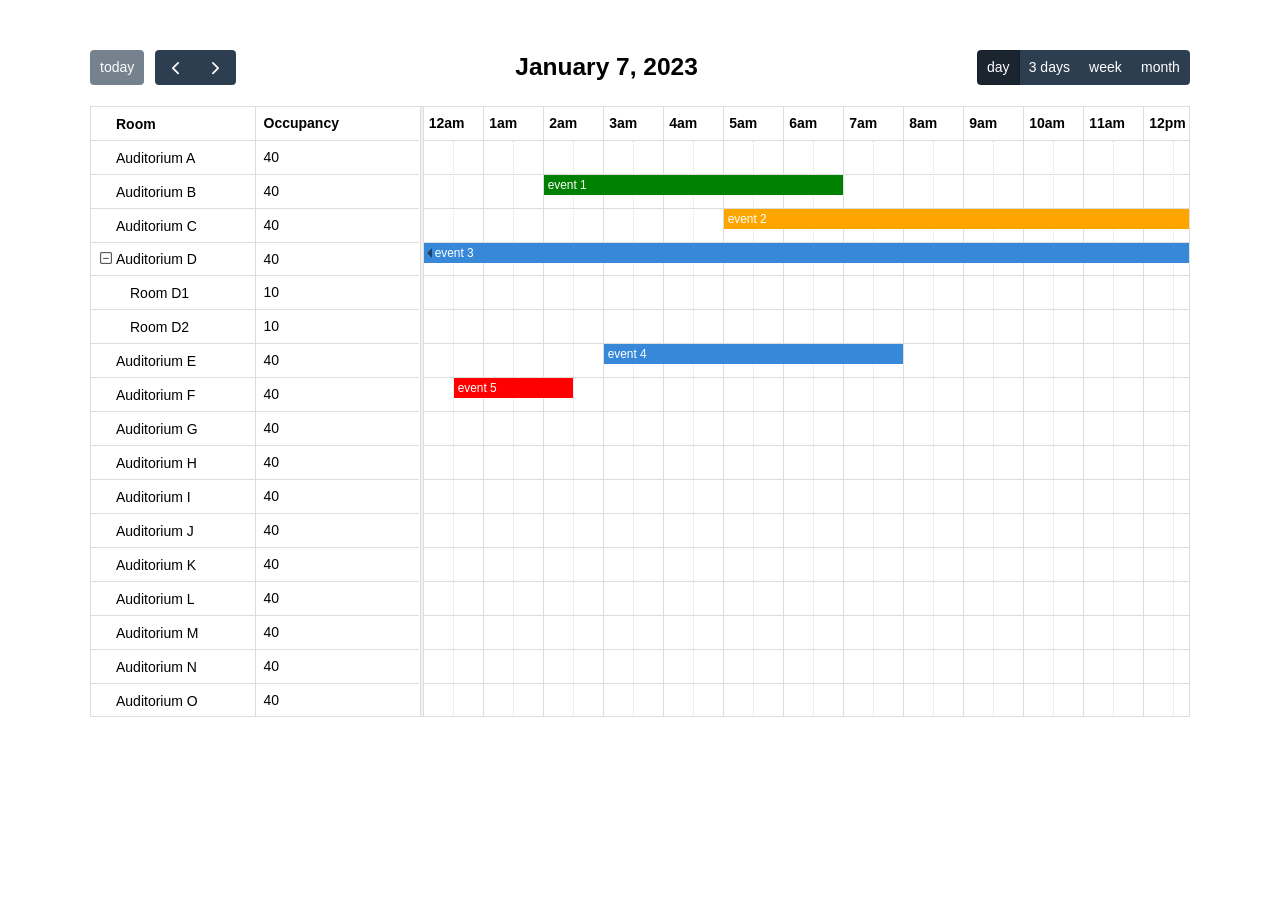
<file: js/fullcalendar/examples/timeline-columns.html>
<!DOCTYPE html>
<html>
<head>
<meta charset='utf-8' />
<script src='../dist/index.global.js'></script>
<script>

  document.addEventListener('DOMContentLoaded', function() {
    var calendarEl = document.getElementById('calendar');

    var calendar = new FullCalendar.Calendar(calendarEl, {
      now: '2023-01-07',
      editable: true,
      aspectRatio: 1.8,
      scrollTime: '00:00',
      headerToolbar: {
        left: 'today prev,next',
        center: 'title',
        right: 'resourceTimelineDay,resourceTimelineThreeDays,timeGridWeek,dayGridMonth'
      },
      initialView: 'resourceTimelineDay',
      views: {
        resourceTimelineThreeDays: {
          type: 'resourceTimeline',
          duration: { days: 3 },
          buttonText: '3 days'
        }
      },
      resourceAreaWidth: '30%',
      resourceAreaColumns: [
        {
          headerContent: 'Room',
          field: 'title'
        },
        {
          headerContent: 'Occupancy',
          field: 'occupancy'
        }
      ],
      resources: [
        { id: 'a', title: 'Auditorium A', occupancy: 40 },
        { id: 'b', title: 'Auditorium B', occupancy: 40, eventColor: 'green' },
        { id: 'c', title: 'Auditorium C', occupancy: 40, eventColor: 'orange' },
        { id: 'd', title: 'Auditorium D', occupancy: 40, children: [
          { id: 'd1', title: 'Room D1', occupancy: 10 },
          { id: 'd2', title: 'Room D2', occupancy: 10 }
        ] },
        { id: 'e', title: 'Auditorium E', occupancy: 40 },
        { id: 'f', title: 'Auditorium F', occupancy: 40, eventColor: 'red' },
        { id: 'g', title: 'Auditorium G', occupancy: 40 },
        { id: 'h', title: 'Auditorium H', occupancy: 40 },
        { id: 'i', title: 'Auditorium I', occupancy: 40 },
        { id: 'j', title: 'Auditorium J', occupancy: 40 },
        { id: 'k', title: 'Auditorium K', occupancy: 40 },
        { id: 'l', title: 'Auditorium L', occupancy: 40 },
        { id: 'm', title: 'Auditorium M', occupancy: 40 },
        { id: 'n', title: 'Auditorium N', occupancy: 40 },
        { id: 'o', title: 'Auditorium O', occupancy: 40 },
        { id: 'p', title: 'Auditorium P', occupancy: 40 },
        { id: 'q', title: 'Auditorium Q', occupancy: 40 },
        { id: 'r', title: 'Auditorium R', occupancy: 40 },
        { id: 's', title: 'Auditorium S', occupancy: 40 },
        { id: 't', title: 'Auditorium T', occupancy: 40 },
        { id: 'u', title: 'Auditorium U', occupancy: 40 },
        { id: 'v', title: 'Auditorium V', occupancy: 40 },
        { id: 'w', title: 'Auditorium W', occupancy: 40 },
        { id: 'x', title: 'Auditorium X', occupancy: 40 },
        { id: 'y', title: 'Auditorium Y', occupancy: 40 },
        { id: 'z', title: 'Auditorium Z', occupancy: 40 }
      ],
      events: [
        { id: '1', resourceId: 'b', start: '2023-01-07T02:00:00', end: '2023-01-07T07:00:00', title: 'event 1' },
        { id: '2', resourceId: 'c', start: '2023-01-07T05:00:00', end: '2023-01-07T22:00:00', title: 'event 2' },
        { id: '3', resourceId: 'd', start: '2023-01-06', end: '2023-01-08', title: 'event 3' },
        { id: '4', resourceId: 'e', start: '2023-01-07T03:00:00', end: '2023-01-07T08:00:00', title: 'event 4' },
        { id: '5', resourceId: 'f', start: '2023-01-07T00:30:00', end: '2023-01-07T02:30:00', title: 'event 5' }
      ]
    });

    calendar.render();
  });

</script>
<style>

  body {
    margin: 0;
    padding: 0;
    font-family: Arial, Helvetica Neue, Helvetica, sans-serif;
    font-size: 14px;
  }

  #calendar {
    max-width: 1100px;
    margin: 50px auto;
  }

</style>
</head>
<body>

  <div id='calendar'></div>

</body>
</html>
</file>
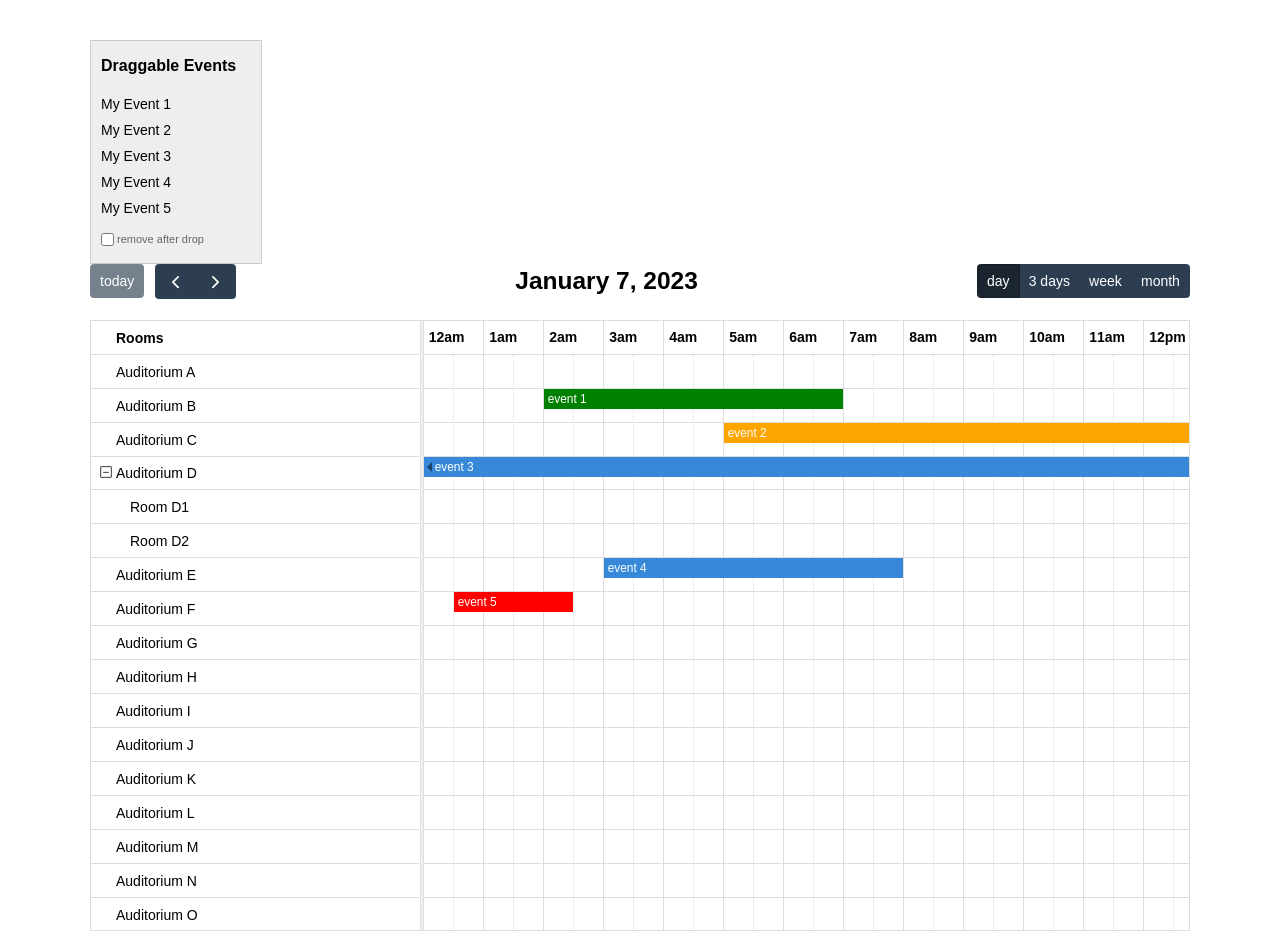
<file: js/fullcalendar/examples/timeline-external-dragging.html>
<!DOCTYPE html>
<html>
<head>
<meta charset='utf-8' />
<script src='../dist/index.global.js'></script>
<script>

  document.addEventListener('DOMContentLoaded', function() {

    /* initialize the external events
    -----------------------------------------------------------------*/

    var containerEl = document.getElementById('external-events');
    new FullCalendar.Draggable(containerEl, {
      itemSelector: '.fc-event',
      eventData: function(eventEl) {
        return {
          title: eventEl.innerText.trim()
        }
      }
    });

    /* initialize the calendar
    -----------------------------------------------------------------*/

    var calendarEl = document.getElementById('calendar');
    var calendar = new FullCalendar.Calendar(calendarEl, {
      now: '2023-01-07',
      editable: true, // enable draggable events
      droppable: true, // this allows things to be dropped onto the calendar
      aspectRatio: 1.8,
      scrollTime: '00:00', // undo default 6am scrollTime
      headerToolbar: {
        left: 'today prev,next',
        center: 'title',
        right: 'resourceTimelineDay,resourceTimelineThreeDays,timeGridWeek,dayGridMonth'
      },
      initialView: 'resourceTimelineDay',
      views: {
        resourceTimelineThreeDays: {
          type: 'resourceTimeline',
          duration: { days: 3 },
          buttonText: '3 days'
        }
      },
      resourceAreaHeaderContent: 'Rooms',
      resources: [
        { id: 'a', title: 'Auditorium A' },
        { id: 'b', title: 'Auditorium B', eventColor: 'green' },
        { id: 'c', title: 'Auditorium C', eventColor: 'orange' },
        { id: 'd', title: 'Auditorium D', children: [
          { id: 'd1', title: 'Room D1' },
          { id: 'd2', title: 'Room D2' }
        ] },
        { id: 'e', title: 'Auditorium E' },
        { id: 'f', title: 'Auditorium F', eventColor: 'red' },
        { id: 'g', title: 'Auditorium G' },
        { id: 'h', title: 'Auditorium H' },
        { id: 'i', title: 'Auditorium I' },
        { id: 'j', title: 'Auditorium J' },
        { id: 'k', title: 'Auditorium K' },
        { id: 'l', title: 'Auditorium L' },
        { id: 'm', title: 'Auditorium M' },
        { id: 'n', title: 'Auditorium N' },
        { id: 'o', title: 'Auditorium O' },
        { id: 'p', title: 'Auditorium P' },
        { id: 'q', title: 'Auditorium Q' },
        { id: 'r', title: 'Auditorium R' },
        { id: 's', title: 'Auditorium S' },
        { id: 't', title: 'Auditorium T' },
        { id: 'u', title: 'Auditorium U' },
        { id: 'v', title: 'Auditorium V' },
        { id: 'w', title: 'Auditorium W' },
        { id: 'x', title: 'Auditorium X' },
        { id: 'y', title: 'Auditorium Y' },
        { id: 'z', title: 'Auditorium Z' }
      ],
      events: [
        { id: '1', resourceId: 'b', start: '2023-01-07T02:00:00', end: '2023-01-07T07:00:00', title: 'event 1' },
        { id: '2', resourceId: 'c', start: '2023-01-07T05:00:00', end: '2023-01-07T22:00:00', title: 'event 2' },
        { id: '3', resourceId: 'd', start: '2023-01-06', end: '2023-01-08', title: 'event 3' },
        { id: '4', resourceId: 'e', start: '2023-01-07T03:00:00', end: '2023-01-07T08:00:00', title: 'event 4' },
        { id: '5', resourceId: 'f', start: '2023-01-07T00:30:00', end: '2023-01-07T02:30:00', title: 'event 5' }
      ],
      drop: function(arg) {
        console.log('drop date: ' + arg.dateStr)

        if (arg.resource) {
          console.log('drop resource: ' + arg.resource.id)
        }

        // is the "remove after drop" checkbox checked?
        if (document.getElementById('drop-remove').checked) {
          // if so, remove the element from the "Draggable Events" list
          arg.draggedEl.parentNode.removeChild(arg.draggedEl);
        }
      },
      eventReceive: function(arg) { // called when a proper external event is dropped
        console.log('eventReceive', arg.event);
      },
      eventDrop: function(arg) { // called when an event (already on the calendar) is moved
        console.log('eventDrop', arg.event);
      }
    });
    calendar.render();

  });

</script>
<style>

  body {
    margin-top: 40px;
    font-size: 14px;
    font-family: Arial, Helvetica Neue, Helvetica, sans-serif;
  }

  #wrap {
    width: 1100px;
    margin: 0 auto;
  }

  #external-events {
    float: left;
    width: 150px;
    padding: 0 10px;
    border: 1px solid #ccc;
    background: #eee;
    text-align: left;
  }

  #external-events h4 {
    font-size: 16px;
    margin-top: 0;
    padding-top: 1em;
  }

  #external-events .fc-event {
    margin: 10px 0;
    cursor: pointer;
  }

  #external-events p {
    margin: 1.5em 0;
    font-size: 11px;
    color: #666;
  }

  #external-events p input {
    margin: 0;
    vertical-align: middle;
  }

  #calendar {
    float: right;
    width: 1100px;
  }

</style>
</head>
<body>
  <div id='wrap'>

    <div id='external-events'>
      <h4>Draggable Events</h4>
      <div class='fc-event'>My Event 1</div>
      <div class='fc-event'>My Event 2</div>
      <div class='fc-event'>My Event 3</div>
      <div class='fc-event'>My Event 4</div>
      <div class='fc-event'>My Event 5</div>
      <p>
        <input type='checkbox' id='drop-remove' />
        <label for='drop-remove'>remove after drop</label>
      </p>
    </div>

    <div id='calendar'></div>

    <div style='clear:both'></div>

  </div>
</body>
</html>
</file>
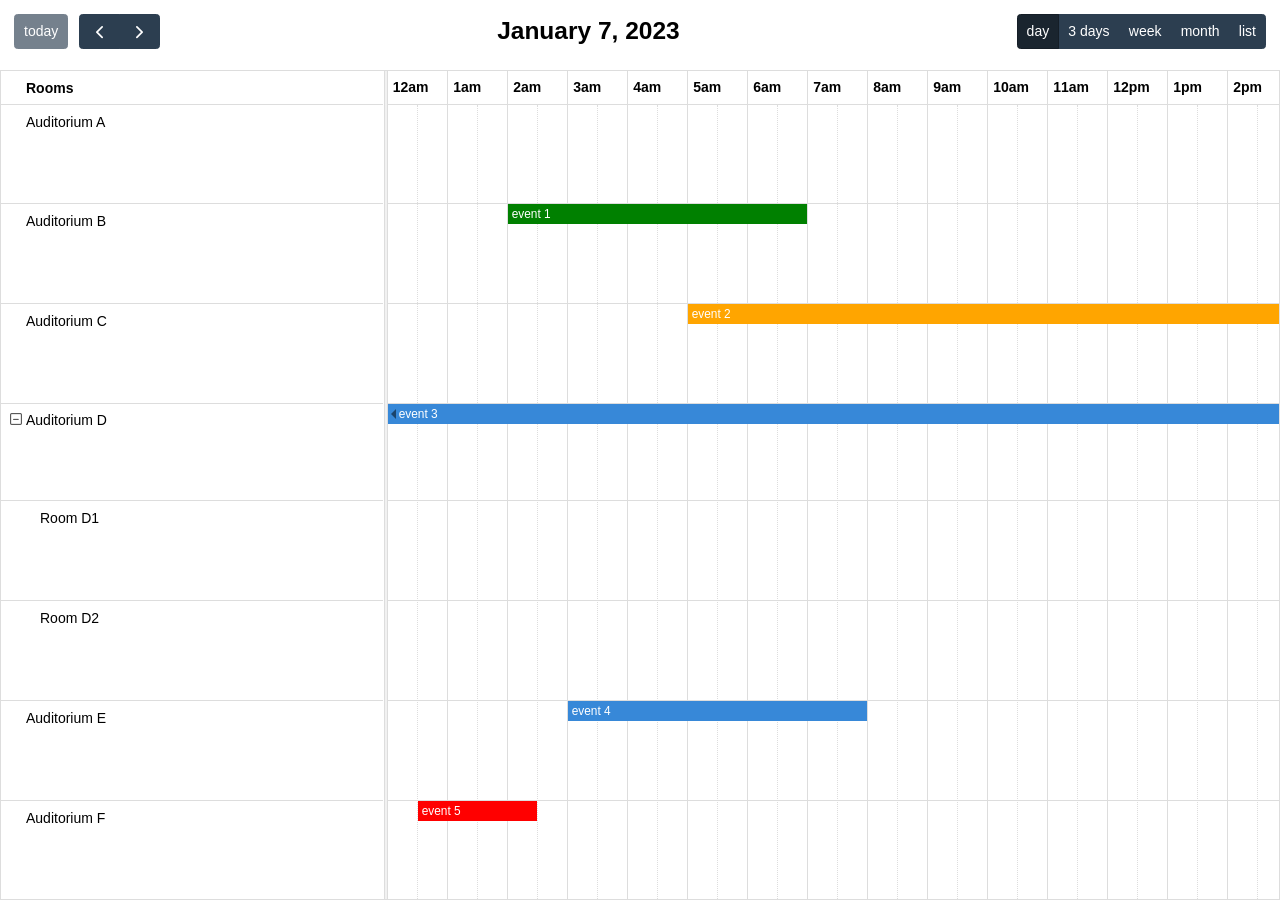
<file: js/fullcalendar/examples/timeline-full-height.html>
<!DOCTYPE html>
<html>
<head>
<meta charset='utf-8' />
<script src='../dist/index.global.js'></script>
<script>

document.addEventListener('DOMContentLoaded', function() {
  var calendarEl = document.getElementById('calendar');

  var calendar = new FullCalendar.Calendar(calendarEl, {
    height: '100%',
    aspectRatio: 1.8,
    editable: true, // enable draggable events
    now: '2023-01-07',
    scrollTime: '00:00', // undo default 6am scrollTime
    headerToolbar: {
      left: 'today prev,next',
      center: 'title',
      right: 'resourceTimelineDay,resourceTimelineThreeDays,timeGridWeek,dayGridMonth,listWeek'
    },
    initialView: 'resourceTimelineDay',
    views: {
      resourceTimelineThreeDays: {
        type: 'resourceTimeline',
        duration: { days: 3 },
        buttonText: '3 days'
      }
    },
    expandRows: true,
    resourceAreaHeaderContent: 'Rooms',
    resources: [
      { id: 'a', title: 'Auditorium A' },
      { id: 'b', title: 'Auditorium B', eventColor: 'green' },
      { id: 'c', title: 'Auditorium C', eventColor: 'orange' },
      { id: 'd', title: 'Auditorium D', children: [
        { id: 'd1', title: 'Room D1' },
        { id: 'd2', title: 'Room D2' }
      ] },
      { id: 'e', title: 'Auditorium E' },
      { id: 'f', title: 'Auditorium F', eventColor: 'red' },
      // { id: 'g', title: 'Auditorium G' },
      // { id: 'h', title: 'Auditorium H' },
      // { id: 'i', title: 'Auditorium I' },
      // { id: 'j', title: 'Auditorium J' },
      // { id: 'k', title: 'Auditorium K' },
      // { id: 'l', title: 'Auditorium L' },
      // { id: 'm', title: 'Auditorium M' },
      // { id: 'n', title: 'Auditorium N' },
      // { id: 'o', title: 'Auditorium O' },
      // { id: 'p', title: 'Auditorium P' },
      // { id: 'q', title: 'Auditorium Q' },
      // { id: 'r', title: 'Auditorium R' },
      // { id: 's', title: 'Auditorium S' },
      // { id: 't', title: 'Auditorium T' },
      // { id: 'u', title: 'Auditorium U' },
      // { id: 'v', title: 'Auditorium V' },
      // { id: 'w', title: 'Auditorium W' },
      // { id: 'x', title: 'Auditorium X' },
      // { id: 'y', title: 'Auditorium Y' },
      // { id: 'z', title: 'Auditorium Z' }
    ],
    events: [
      { id: '1', resourceId: 'b', start: '2023-01-07T02:00:00', end: '2023-01-07T07:00:00', title: 'event 1' },
      { id: '2', resourceId: 'c', start: '2023-01-07T05:00:00', end: '2023-01-07T22:00:00', title: 'event 2' },
      { id: '3', resourceId: 'd', start: '2023-01-06', end: '2023-01-08', title: 'event 3' },
      { id: '4', resourceId: 'e', start: '2023-01-07T03:00:00', end: '2023-01-07T08:00:00', title: 'event 4' },
      { id: '5', resourceId: 'f', start: '2023-01-07T00:30:00', end: '2023-01-07T02:30:00', title: 'event 5' }
    ]
  });

  calendar.render();
});

</script>
<style>

  html, body {
    overflow: hidden; /* don't do scrollbars */
    font-family: Arial, Helvetica Neue, Helvetica, sans-serif;
    font-size: 14px;
  }

  #calendar-container {
    position: fixed;
    top: 0;
    left: 0;
    right: 0;
    bottom: 0;
  }

  .fc-header-toolbar {
    /*
    the calendar will be butting up against the edges,
    but let's scoot in the header's buttons
    */
    padding-top: 1em;
    padding-left: 1em;
    padding-right: 1em;
  }

</style>
</head>
<body>

  <div id='calendar-container'>
    <div id='calendar'></div>
  </div>

</body>
</html>
</file>
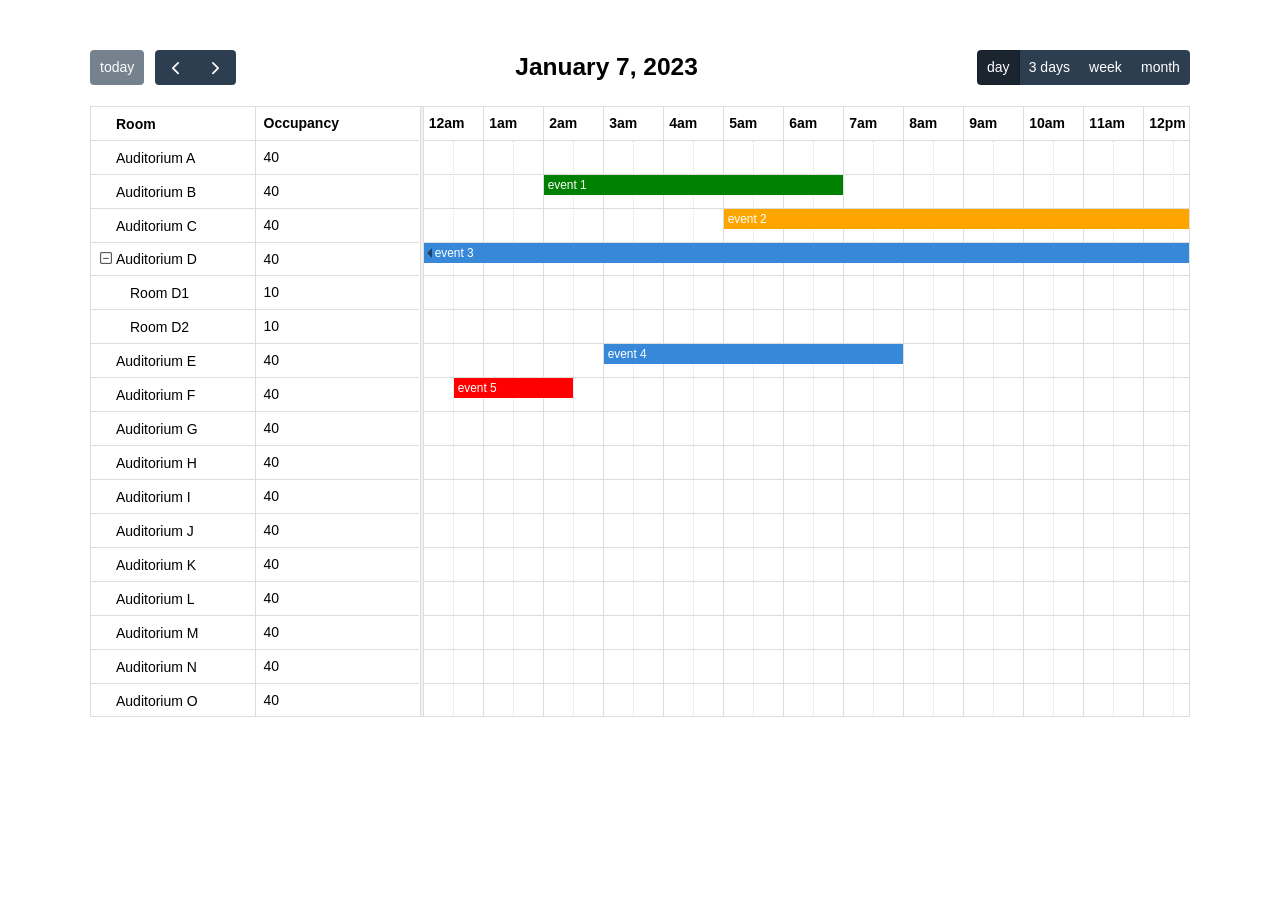
<file: js/fullcalendar/examples/timeline-no-interaction.html>
<!DOCTYPE html>
<html>
<head>
<meta charset='utf-8' />
<script src='../dist/index.global.js'></script>
<script>

  document.addEventListener('DOMContentLoaded', function() {
    var calendarEl = document.getElementById('calendar');

    var calendar = new FullCalendar.Calendar(calendarEl, {
      now: '2023-01-07',
      aspectRatio: 1.8,
      scrollTime: '00:00',
      headerToolbar: {
        left: 'today prev,next',
        center: 'title',
        right: 'resourceTimelineDay,resourceTimelineThreeDays,timeGridWeek,dayGridMonth'
      },
      initialView: 'resourceTimelineDay',
      views: {
        resourceTimelineThreeDays: {
          type: 'resourceTimeline',
          duration: { days: 3 },
          buttonText: '3 days'
        }
      },
      resourceAreaWidth: '30%',
      resourceAreaColumns: [
        {
          headerContent: 'Room',
          field: 'title'
        },
        {
          headerContent: 'Occupancy',
          field: 'occupancy'
        }
      ],
      resources: [
        { id: 'a', title: 'Auditorium A', occupancy: 40 },
        { id: 'b', title: 'Auditorium B', occupancy: 40, eventColor: 'green' },
        { id: 'c', title: 'Auditorium C', occupancy: 40, eventColor: 'orange' },
        { id: 'd', title: 'Auditorium D', occupancy: 40, children: [
          { id: 'd1', title: 'Room D1', occupancy: 10 },
          { id: 'd2', title: 'Room D2', occupancy: 10 }
        ] },
        { id: 'e', title: 'Auditorium E', occupancy: 40 },
        { id: 'f', title: 'Auditorium F', occupancy: 40, eventColor: 'red' },
        { id: 'g', title: 'Auditorium G', occupancy: 40 },
        { id: 'h', title: 'Auditorium H', occupancy: 40 },
        { id: 'i', title: 'Auditorium I', occupancy: 40 },
        { id: 'j', title: 'Auditorium J', occupancy: 40 },
        { id: 'k', title: 'Auditorium K', occupancy: 40 },
        { id: 'l', title: 'Auditorium L', occupancy: 40 },
        { id: 'm', title: 'Auditorium M', occupancy: 40 },
        { id: 'n', title: 'Auditorium N', occupancy: 40 },
        { id: 'o', title: 'Auditorium O', occupancy: 40 },
        { id: 'p', title: 'Auditorium P', occupancy: 40 },
        { id: 'q', title: 'Auditorium Q', occupancy: 40 },
        { id: 'r', title: 'Auditorium R', occupancy: 40 },
        { id: 's', title: 'Auditorium S', occupancy: 40 },
        { id: 't', title: 'Auditorium T', occupancy: 40 },
        { id: 'u', title: 'Auditorium U', occupancy: 40 },
        { id: 'v', title: 'Auditorium V', occupancy: 40 },
        { id: 'w', title: 'Auditorium W', occupancy: 40 },
        { id: 'x', title: 'Auditorium X', occupancy: 40 },
        { id: 'y', title: 'Auditorium Y', occupancy: 40 },
        { id: 'z', title: 'Auditorium Z', occupancy: 40 }
      ],
      events: [
        { id: '1', resourceId: 'b', start: '2023-01-07T02:00:00', end: '2023-01-07T07:00:00', title: 'event 1' },
        { id: '2', resourceId: 'c', start: '2023-01-07T05:00:00', end: '2023-01-07T22:00:00', title: 'event 2' },
        { id: '3', resourceId: 'd', start: '2023-01-06', end: '2023-01-08', title: 'event 3' },
        { id: '4', resourceId: 'e', start: '2023-01-07T03:00:00', end: '2023-01-07T08:00:00', title: 'event 4' },
        { id: '5', resourceId: 'f', start: '2023-01-07T00:30:00', end: '2023-01-07T02:30:00', title: 'event 5' }
      ]
    });

    calendar.render();
  });

</script>
<style>

  body {
    margin: 0;
    padding: 0;
    font-family: Arial, Helvetica Neue, Helvetica, sans-serif;
    font-size: 14px;
  }

  #calendar {
    max-width: 1100px;
    margin: 50px auto;
  }

</style>
</head>
<body>

  <div id='calendar'></div>

</body>
</html>
</file>
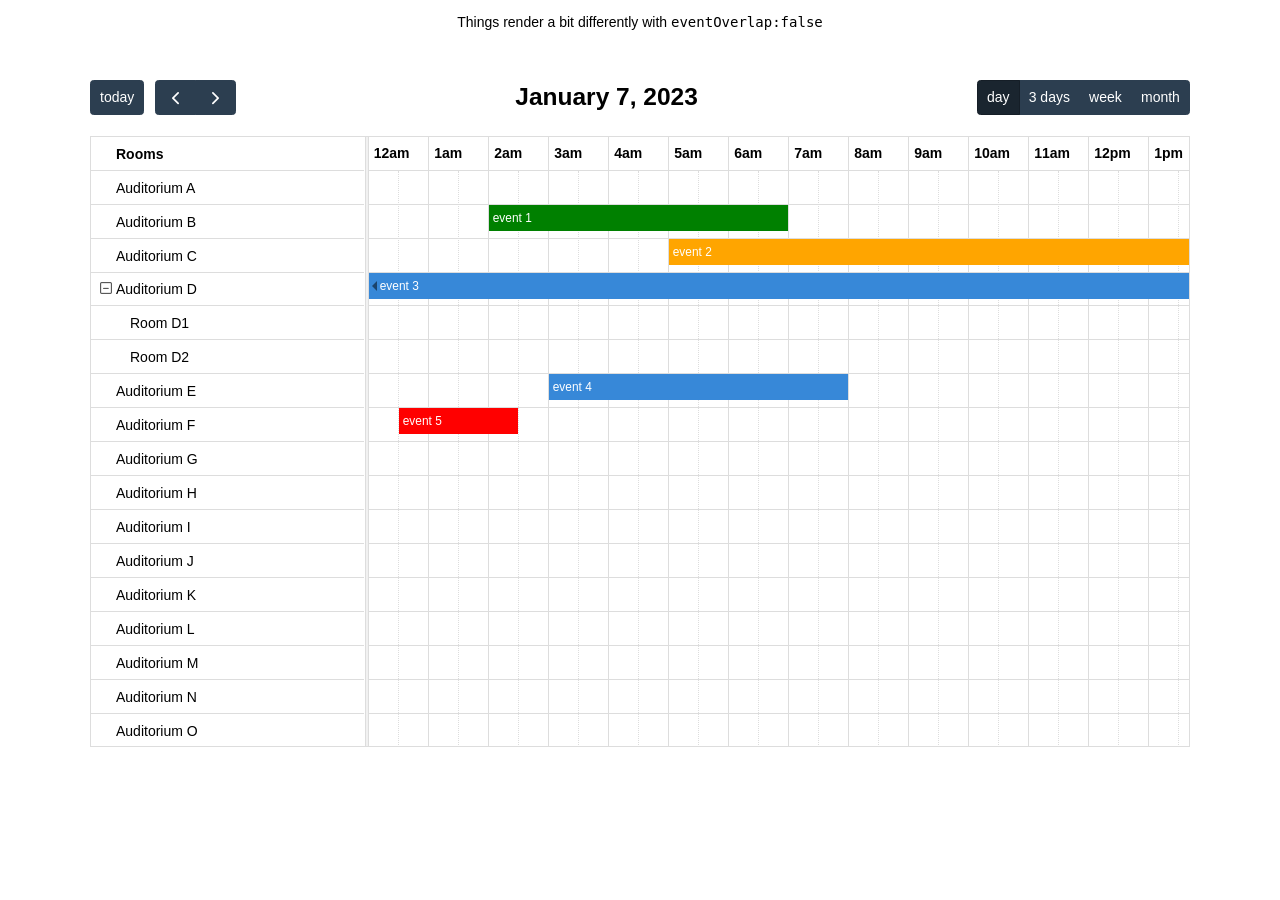
<file: js/fullcalendar/examples/timeline-no-overlap.html>
<!DOCTYPE html>
<html>
<head>
<meta charset='utf-8' />
<script src='../dist/index.global.js'></script>
<script>

  document.addEventListener('DOMContentLoaded', function() {
    var calendarEl = document.getElementById('calendar');

    var calendar = new FullCalendar.Calendar(calendarEl, {
      initialDate: '2023-01-07',
      nowIndicator: true,
      editable: true,
      selectable: true,
      aspectRatio: 1.8,
      scrollTime: '00:00',
      headerToolbar: {
        left: 'today prev,next',
        center: 'title',
        right: 'resourceTimelineDay,resourceTimelineThreeDays,timeGridWeek,dayGridMonth'
      },
      initialView: 'resourceTimelineDay',
      views: {
        resourceTimelineThreeDays: {
          type: 'resourceTimeline',
          duration: { days: 3 },
          buttonText: '3 days'
        }
      },
      eventOverlap: false, // will cause the event to take up entire resource height
      resourceAreaWidth: '25%',
      resourceAreaHeaderContent: 'Rooms',
      resources: [
        { id: 'a', title: 'Auditorium A' },
        { id: 'b', title: 'Auditorium B', eventColor: 'green' },
        { id: 'c', title: 'Auditorium C', eventColor: 'orange' },
        { id: 'd', title: 'Auditorium D', children: [
          { id: 'd1', title: 'Room D1' },
          { id: 'd2', title: 'Room D2' }
        ] },
        { id: 'e', title: 'Auditorium E' },
        { id: 'f', title: 'Auditorium F', eventColor: 'red' },
        { id: 'g', title: 'Auditorium G' },
        { id: 'h', title: 'Auditorium H' },
        { id: 'i', title: 'Auditorium I' },
        { id: 'j', title: 'Auditorium J' },
        { id: 'k', title: 'Auditorium K' },
        { id: 'l', title: 'Auditorium L' },
        { id: 'm', title: 'Auditorium M' },
        { id: 'n', title: 'Auditorium N' },
        { id: 'o', title: 'Auditorium O' },
        { id: 'p', title: 'Auditorium P' },
        { id: 'q', title: 'Auditorium Q' },
        { id: 'r', title: 'Auditorium R' },
        { id: 's', title: 'Auditorium S' },
        { id: 't', title: 'Auditorium T' },
        { id: 'u', title: 'Auditorium U' },
        { id: 'v', title: 'Auditorium V' },
        { id: 'w', title: 'Auditorium W' },
        { id: 'x', title: 'Auditorium X' },
        { id: 'y', title: 'Auditorium Y' },
        { id: 'z', title: 'Auditorium Z' }
      ],
      events: [
        { id: '1', resourceId: 'b', start: '2023-01-07T02:00:00', end: '2023-01-07T07:00:00', title: 'event 1' },
        { id: '2', resourceId: 'c', start: '2023-01-07T05:00:00', end: '2023-01-07T22:00:00', title: 'event 2' },
        { id: '3', resourceId: 'd', start: '2023-01-06', end: '2023-01-08', title: 'event 3' },
        { id: '4', resourceId: 'e', start: '2023-01-07T03:00:00', end: '2023-01-07T08:00:00', title: 'event 4' },
        { id: '5', resourceId: 'f', start: '2023-01-07T00:30:00', end: '2023-01-07T02:30:00', title: 'event 5' }
      ]
    });

    calendar.render();
  });

</script>
<style>

  body {
    margin: 0;
    padding: 0;
    font-family: Arial, Helvetica Neue, Helvetica, sans-serif;
    font-size: 14px;
  }

  p {
    text-align: center;
  }

  #calendar {
    max-width: 1100px;
    margin: 50px auto;
  }

</style>
</head>
<body>

  <p>
    Things render a bit differently with <code>eventOverlap:false</code>
  </p>

  <div id='calendar'></div>

</body>
</html>
</file>
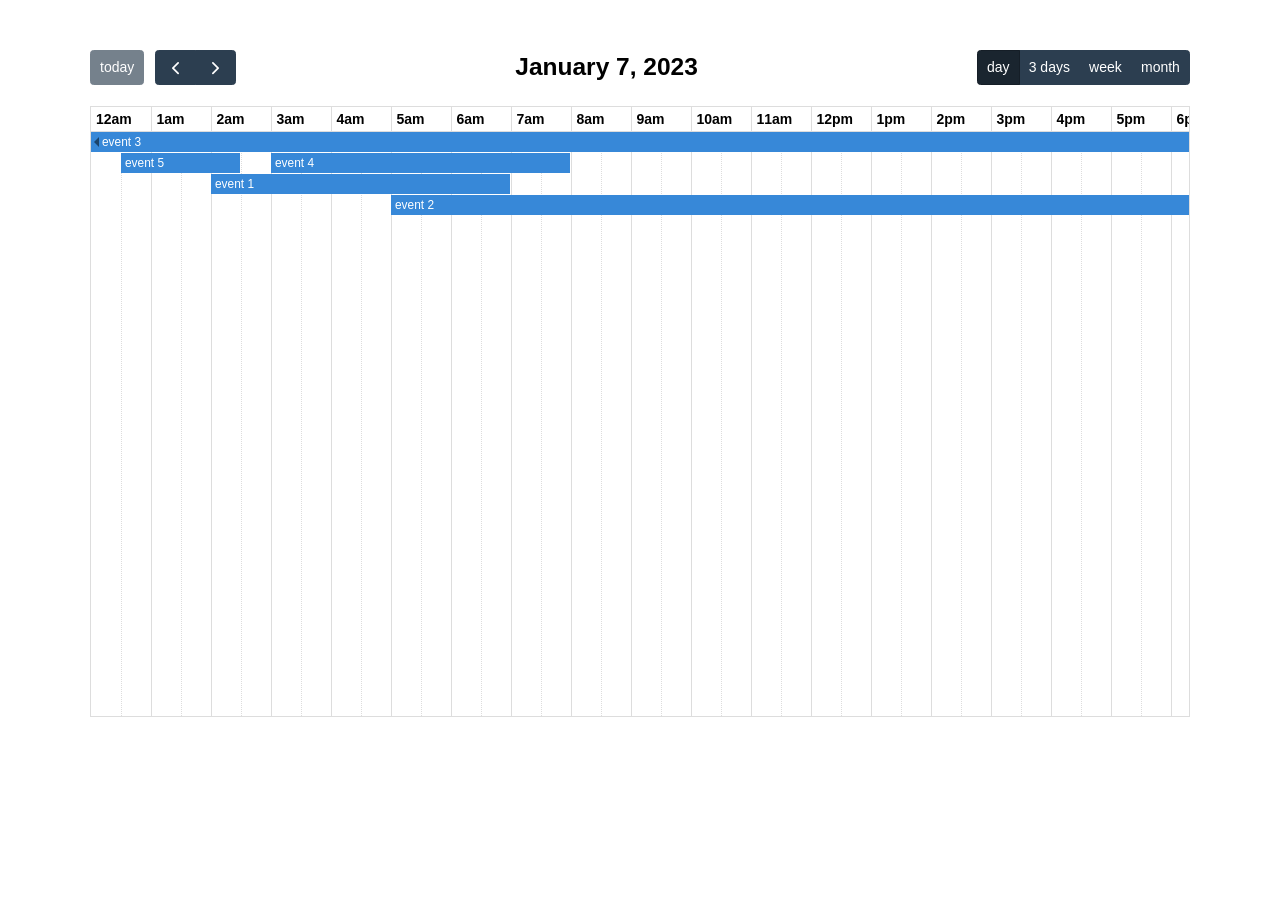
<file: js/fullcalendar/examples/timeline-no-resources.html>
<!DOCTYPE html>
<html>
<head>
<meta charset='utf-8' />
<script src='../dist/index.global.js'></script>
<script>

  document.addEventListener('DOMContentLoaded', function() {
    var calendarEl = document.getElementById('calendar');

    var calendar = new FullCalendar.Calendar(calendarEl, {
      selectable: true,
      now: '2023-01-07',
      editable: true, // enable draggable events
      aspectRatio: 1.8,
      scrollTime: '00:00', // undo default 6am scrollTime
      headerToolbar: {
        left: 'today prev,next',
        center: 'title',
        right: 'timelineDay,timelineThreeDays,timeGridWeek,dayGridMonth'
      },
      initialView: 'timelineDay',
      views: {
        timelineThreeDays: {
          type: 'timeline',
          duration: { days: 3 },
          buttonText: '3 days'
        }
      },
      events: [
        { id: '1', start: '2023-01-07T02:00:00', end: '2023-01-07T07:00:00', title: 'event 1' },
        { id: '2', start: '2023-01-07T05:00:00', end: '2023-01-07T22:00:00', title: 'event 2' },
        { id: '3', start: '2023-01-06', end: '2023-01-08', title: 'event 3' },
        { id: '4', start: '2023-01-07T03:00:00', end: '2023-01-07T08:00:00', title: 'event 4' },
        { id: '5', start: '2023-01-07T00:30:00', end: '2023-01-07T02:30:00', title: 'event 5' }
      ]
    });

    calendar.render();
  });

</script>
<style>

  body {
    margin: 0;
    padding: 0;
    font-family: Arial, Helvetica Neue, Helvetica, sans-serif;
    font-size: 14px;
  }

  #calendar {
    max-width: 1100px;
    margin: 50px auto;
  }

</style>
</head>
<body>

  <div id='calendar'></div>

</body>
</html>
</file>
